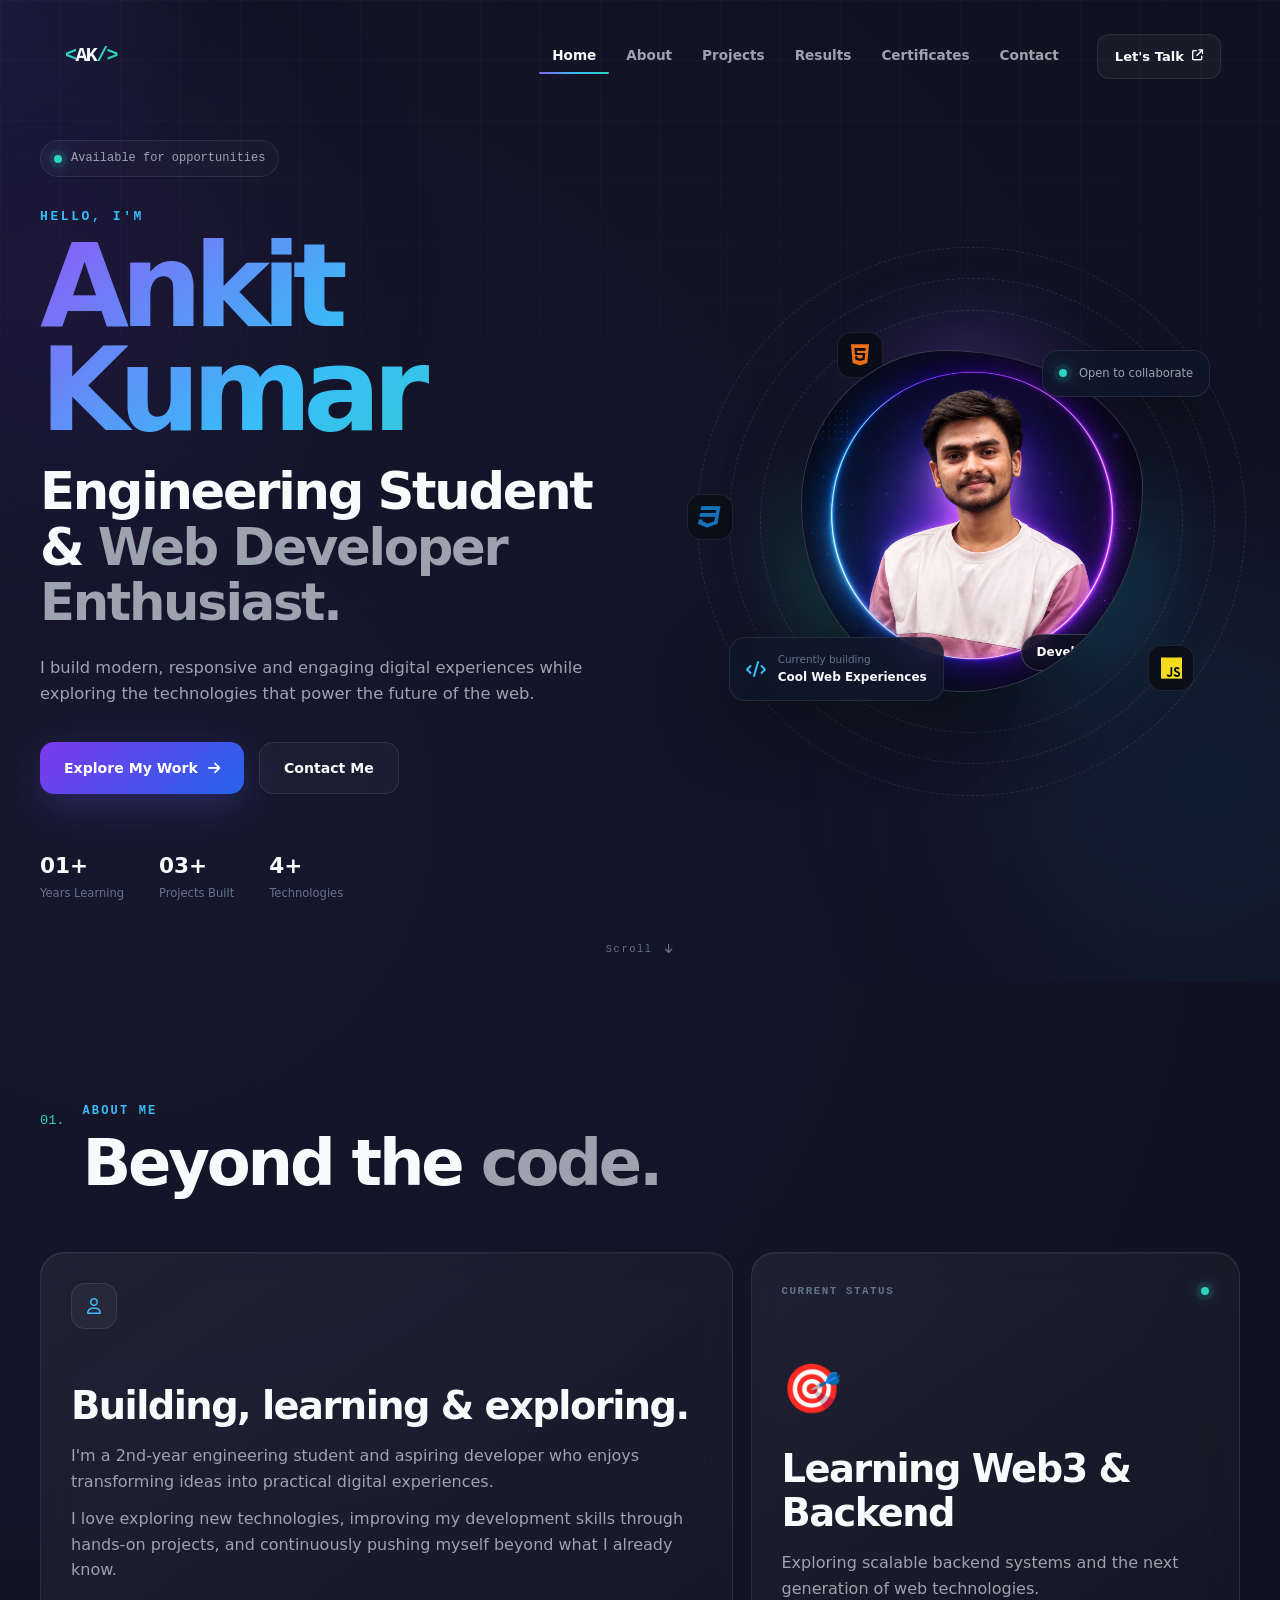
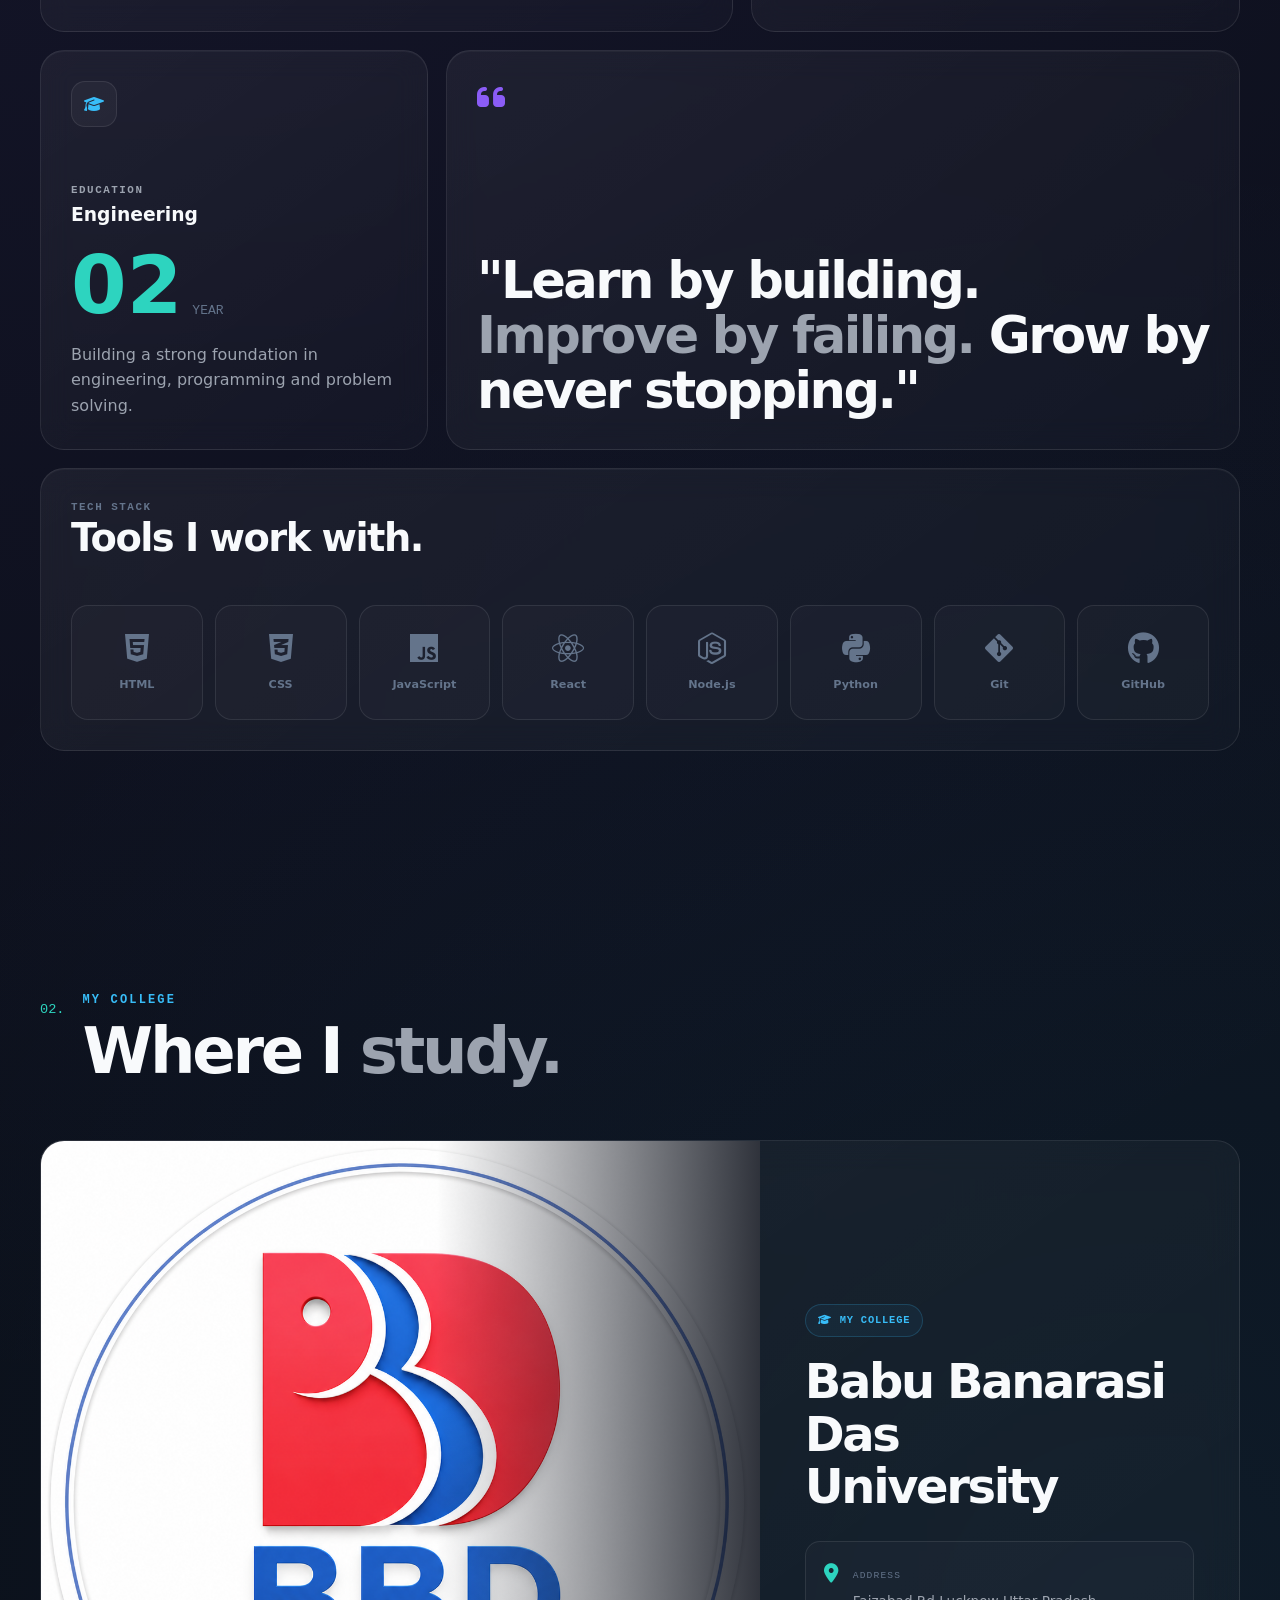
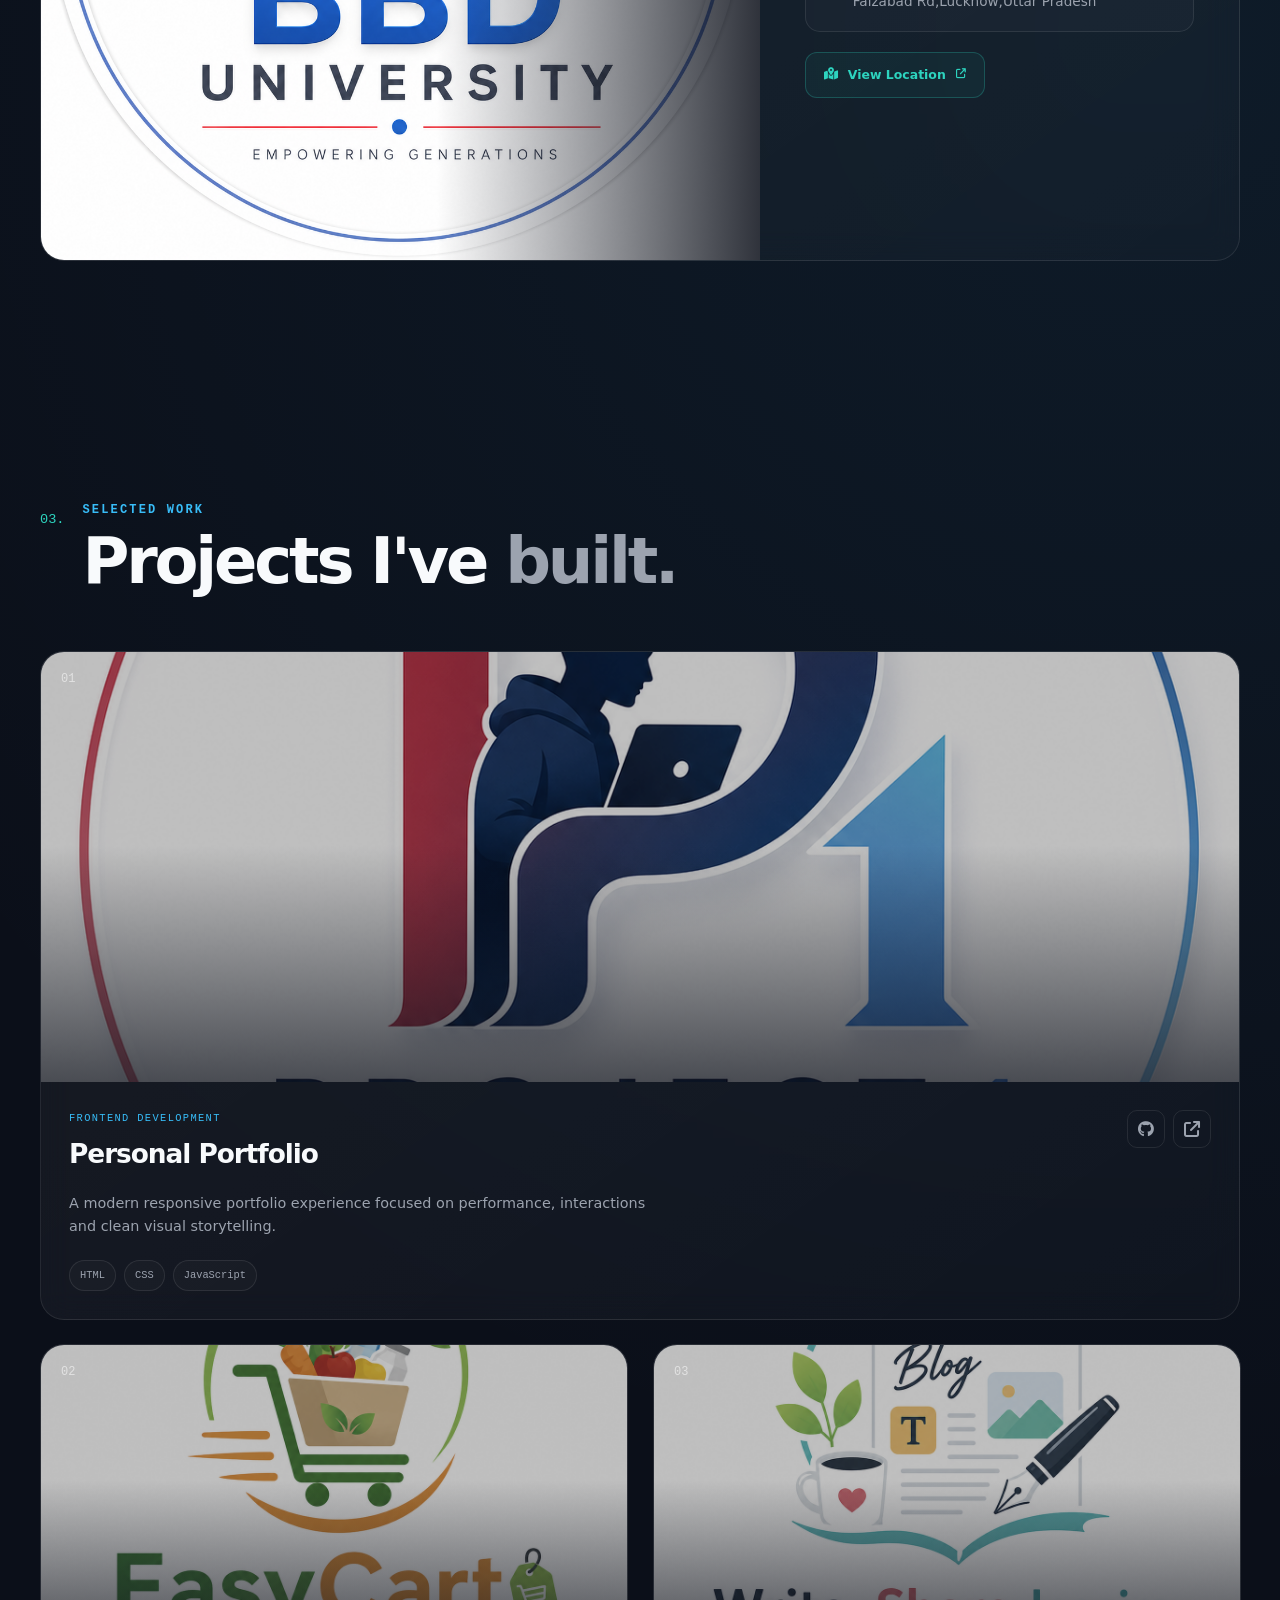
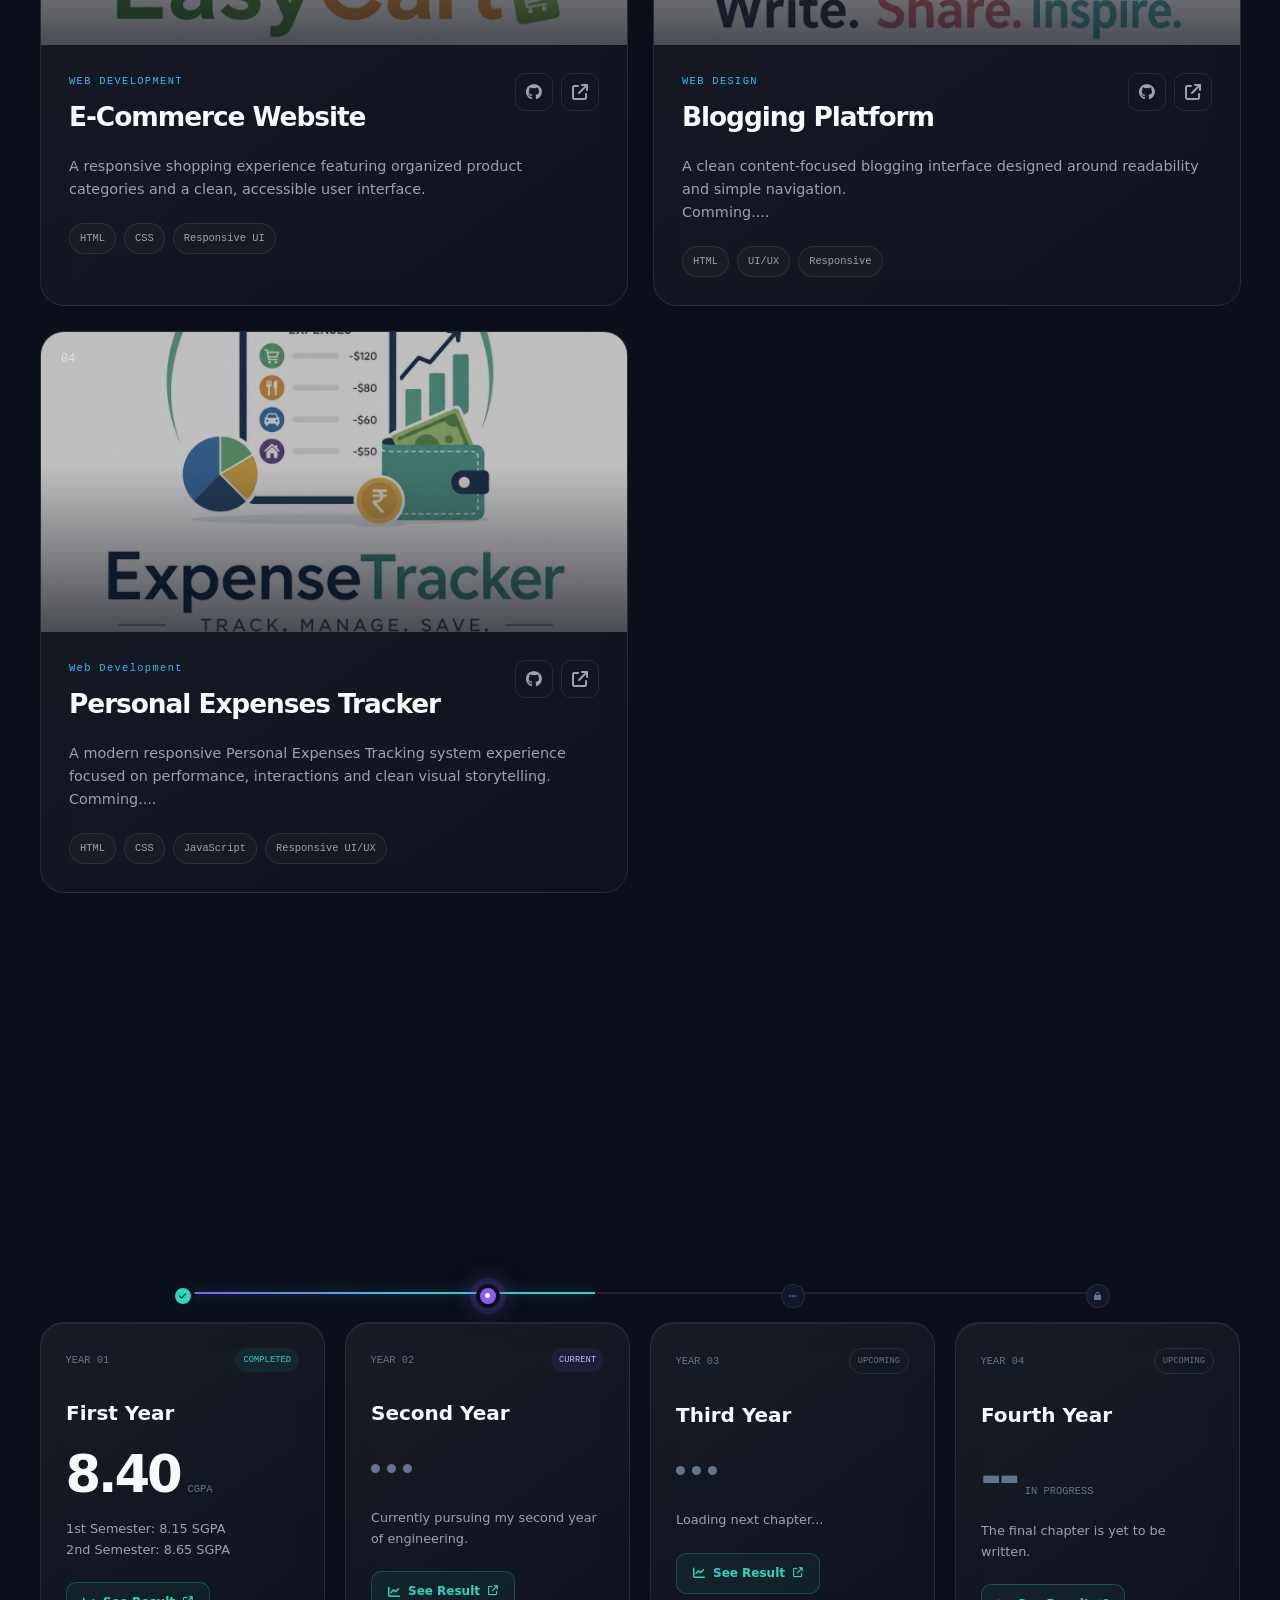
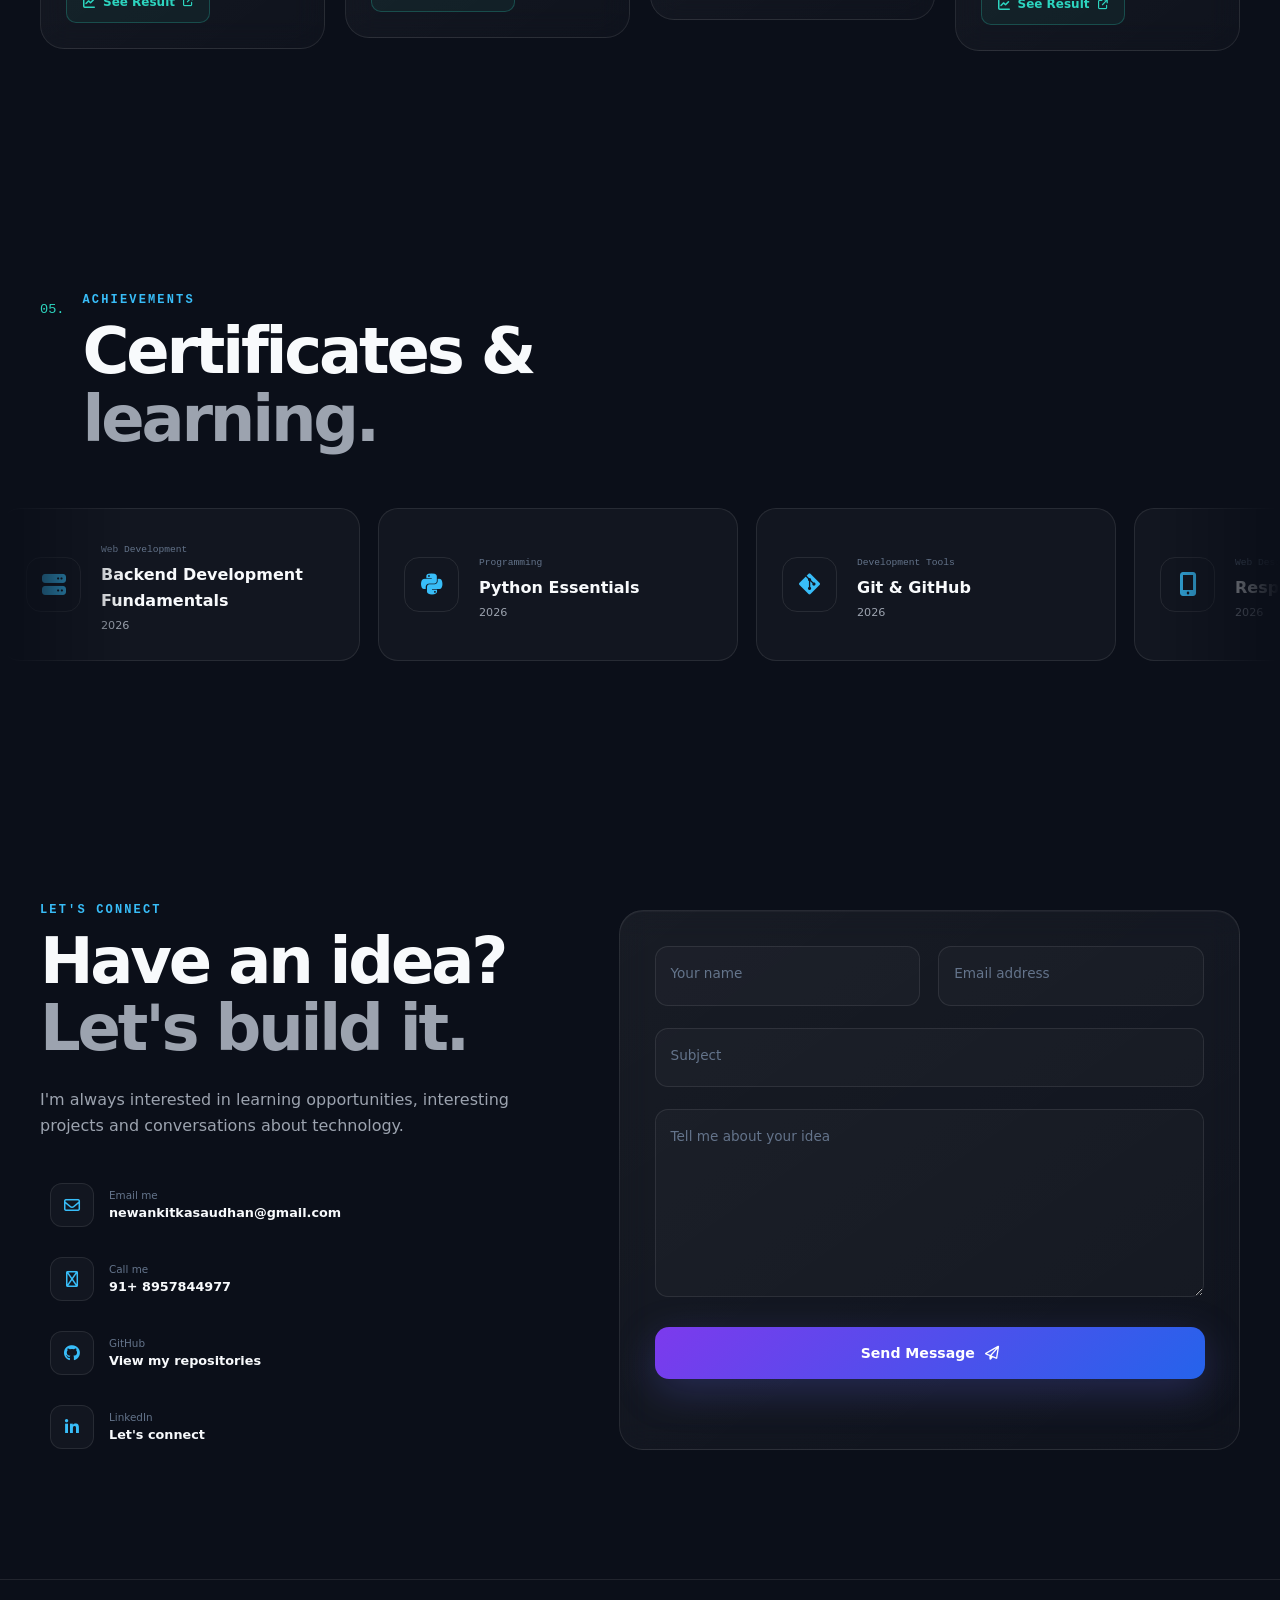
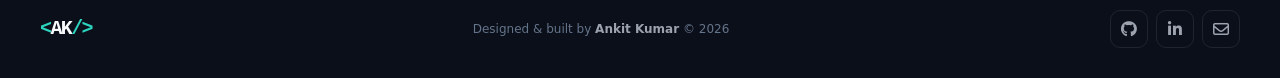
<file: index.html>
<!DOCTYPE html>
<html lang="en">
<head>
    <meta charset="UTF-8">

    <meta
        name="viewport"
        content="width=device-width, initial-scale=1.0"
    >

    <meta
        name="description"
        content="Ankit Kumar - Engineering student and aspiring full-stack developer portfolio."
    >

    <title>Ankit Kumar</title>

    <link rel="stylesheet" href="style.css">

    <!-- Font Awesome icons -->
    <link
        rel="stylesheet"
        href="https://cdnjs.cloudflare.com/ajax/libs/font-awesome/6.7.2/css/all.min.css"
    >
</head>

<body>

    <!-- =========================
         BACKGROUND EFFECTS
    ========================== -->
    <div class="background-grid" aria-hidden="true"></div>
    <div class="cursor-glow" aria-hidden="true"></div>

    <!-- =========================
         NAVIGATION
    ========================== -->
    <header class="site-header" id="site-header">
        <nav class="navbar container" aria-label="Main navigation">

            <a href="#home" class="logo magnetic" aria-label="Go to home">
                <span>&lt;</span>AK<span>/&gt;</span>
            </a>

            <button
                class="menu-toggle"
                id="menu-toggle"
                type="button"
                aria-label="Open navigation menu"
                aria-expanded="false"
            >
                <span></span>
                <span></span>
                <span></span>
            </button>

            <div class="nav-menu" id="nav-menu">

                <div class="nav-links">
                    <a href="#home" class="nav-link magnetic active">Home</a>
                    <a href="#about" class="nav-link magnetic">About</a>
                    <a href="#projects" class="nav-link magnetic">Projects</a>
                    <a href="#results" class="nav-link magnetic">Results</a>
                    <a href="#certificates" class="nav-link magnetic">Certificates</a>
                    <a href="#contact" class="nav-link magnetic">Contact</a>

                    <span class="nav-indicator"></span>
                </div>

                <a href="#contact" class="nav-cta magnetic">
                    Let's Talk
                    <i class="fa-solid fa-arrow-up-right-from-square"></i>
                </a>

            </div>

        </nav>
    </header>

    <main>

        <!-- =========================
             HERO
        ========================== -->
        <section class="hero section" id="home">

            <div class="hero-orb orb-one" aria-hidden="true"></div>
            <div class="hero-orb orb-two" aria-hidden="true"></div>

            <div class="container hero-container">

                <div class="hero-content reveal">

                    <div class="availability">
                        <span class="status-dot"></span>
                        Available for opportunities
                    </div>

                    <p class="hero-eyebrow">
                        HELLO, I'M
                    </p>

                    <h1 class="hero-title scramble">
                        Ankit Kumar
                    </h1>

                    <h2 class="hero-role">
                        Engineering Student &
                        <span>Web Developer Enthusiast.</span>
                    </h2>

                    <p class="hero-description">
                        I build modern, responsive and engaging digital
                        experiences while exploring the technologies that
                        power the future of the web.
                    </p>

                    <div class="hero-actions">

                        <a href="#projects" class="btn btn-primary magnetic">
                            Explore My Work
                            <i class="fa-solid fa-arrow-right"></i>
                        </a>

                        <a href="#contact" class="btn btn-secondary magnetic">
                            Contact Me
                        </a>

                    </div>

                    <div class="hero-stats">

                        <div>
                            <strong>01+</strong>
                            <span>Years Learning</span>
                        </div>

                        <div>
                            <strong>03+</strong>
                            <span>Projects Built</span>
                        </div>

                        <div>
                            <strong>4+</strong>
                            <span>Technologies</span>
                        </div>

                    </div>

                </div>

                <!-- Profile Visual -->
                <div class="hero-visual reveal">

                    <div class="profile-scene">

                        <div class="profile-aura"></div>

                        <div class="orbit orbit-one">
                            <span>
                                <i class="fa-brands fa-html5"></i>
                            </span>
                        </div>

                        <div class="orbit orbit-two">
                            <span>
                                <i class="fa-brands fa-js"></i>
                            </span>
                        </div>

                        <div class="orbit orbit-three">
                            <span>
                                <i class="fa-brands fa-css3"></i>
                            </span>
                        </div>

                        <div class="profile-frame">

                            <img
                                src="profile.jpeg"
                                alt="Ankit Kumar"
                            >

                            <div class="profile-overlay">
                                <span>Developer</span>
                            </div>

                        </div>

                        <div class="floating-card code-card">
                            <i class="fa-solid fa-code"></i>

                            <div>
                                <span>Currently building</span>
                                <strong>Cool Web Experiences</strong>
                            </div>
                        </div>

                        <div class="floating-card location-card">
                            <span class="status-dot"></span>
                            Open to collaborate
                        </div>

                    </div>

                </div>

            </div>

            <a href="#about" class="scroll-down" aria-label="Scroll to about">
                <span>Scroll</span>
                <i class="fa-solid fa-arrow-down"></i>
            </a>

        </section>


        <!-- =========================
             ABOUT + BENTO GRID
        ========================== -->
        <section class="section" id="about">

            <div class="container">

                <div class="section-heading reveal">
                    <span class="section-number">01.</span>

                    <div>
                        <p class="section-label">ABOUT ME</p>
                        <h2 class="scramble">
                            Beyond the <span>code.</span>
                        </h2>
                    </div>
                </div>

                <div class="bento-grid">

                    <!-- Main About Card -->
                    <article class="bento-card about-main spotlight reveal">

                        <div class="card-content">

                            <span class="card-icon">
                                <i class="fa-regular fa-user"></i>
                            </span>

                            <h3 class="scramble">
                                Building, learning & exploring.
                            </h3>

                            <p>
                                I'm a 2nd-year engineering student and aspiring
                                developer who enjoys transforming ideas into
                                practical digital experiences.
                            </p>

                            <p>
                                I love exploring new technologies, improving my
                                development skills through hands-on projects,
                                and continuously pushing myself beyond what I
                                already know.
                            </p>

                        </div>

                    </article>


                    <!-- Current Status -->
                    <article class="bento-card status-card spotlight reveal">

                        <div class="card-content">

                            <div class="card-top">
                                <span class="card-label">CURRENT STATUS</span>
                                <span class="live-dot"></span>
                            </div>

                            <div class="status-emoji">🎯</div>

                            <h3>Learning Web3 & Backend</h3>

                            <p>
                                Exploring scalable backend systems and the
                                next generation of web technologies.
                            </p>

                        </div>
                    </article>    
                            <!-- Education -->
                            <article class="bento-card education-card spotlight reveal">

                                <div class="card-content">

                                    <span class="card-icon">
                                    <i class="fa-solid fa-graduation-cap"></i>
                                    </span>

                                    <p class="card-label">EDUCATION</p>
                                    <h3>Engineering</h3>

                                    <div class="education-year">
                                        <strong>02</strong>
                                        <span>YEAR</span>
                                    </div>

                                    <p>
                                            Building a strong foundation in engineering,
                                        programming and problem solving.
                                    </p>

                                </div>

                            </article>


                            <!-- Philosophy -->
                            <article class="bento-card quote-card spotlight reveal">

                                <div class="card-content">

                                    <i class="fa-solid fa-quote-left quote-icon"></i>

                                    <blockquote>
                                        "Learn by building.
                                        <span>Improve by failing.</span>
                                        Grow by never stopping."
                                    </blockquote>

                                </div>

                            </article>


                            <!-- Skills -->
                            <article class="bento-card skills-card spotlight reveal">

                                <div class="card-content">

                                    <div class="card-top">
                                        <div>
                                                <p class="card-label">TECH STACK</p>
                                                <h3 class="scramble">Tools I work with.</h3>
                                        </div>
                                    </div>

                                            <div class="skills-grid">

                                                <div class="skill-item" data-skill="HTML">
                                                    <i class="fa-brands fa-html5"></i>
                                                    <span>HTML</span>
                                                </div>

                                                <div class="skill-item" data-skill="CSS">
                                                    <i class="fa-brands fa-css3-alt"></i>
                                                    <span>CSS</span>
                                                </div>

                                                <div class="skill-item" data-skill="JavaScript">
                                                    <i class="fa-brands fa-js"></i>
                                                    <span>JavaScript</span>
                                                </div>

                                                <div class="skill-item" data-skill="React">
                                                    <i class="fa-brands fa-react"></i>
                                                    <span>React</span>
                                                </div>

                                                <div class="skill-item" data-skill="Node.js">
                                                    <i class="fa-brands fa-node-js"></i>
                                                    <span>Node.js</span>
                                                </div>

                                                <div class="skill-item" data-skill="Python">
                                                    <i class="fa-brands fa-python"></i>
                                                    <span>Python</span>
                                                </div>

                                                <div class="skill-item" data-skill="Git">
                                                    <i class="fa-brands fa-git-alt"></i>
                                                    <span>Git</span>
                                                </div>

                                                <div class="skill-item" data-skill="GitHub">
                                                    <i class="fa-brands fa-github"></i>
                                                    <span>GitHub</span>
                                                </div>

                                            </div>

                                </div>

                            </article>

                        </div>
                    </section>    
                </div>
            </div>
        </section>
        <!-- =========================
            COLLEGE
        ========================== -->
        <section class="section college-section" id="college">

            <div class="container">

                <div class="section-heading reveal">
                    <span class="section-number">02.</span>

                    <div>
                        <p class="section-label">MY COLLEGE</p>
                        <h2 class="scramble">
                            Where I <span>study.</span>
                        </h2>
                    </div>
                </div>

                <article class="college-profile-card spotlight reveal">

                    <!-- College Photo -->
                    <div class="college-photo">

                        <img
                            src="collage.png"
                            alt="My College Campus"
                        >

                        <div class="college-photo-overlay"></div>

                    </div>

                    <!-- College Details -->
                    <div class="college-content">

                        <span class="college-tag">
                            <i class="fa-solid fa-graduation-cap"></i>
                            MY COLLEGE
                        </span>

                        <h3 class="scramble">Babu Banarasi Das<br> 
                            University</h3>

                        <!-- Address -->
                        <div class="college-address">

                            <i class="fa-solid fa-location-dot"></i>

                            <div>
                                <span>ADDRESS</span>

                                <p>
                                    Faizabad Rd,Lucknow,Uttar Pradesh
                                </p>
                            </div>

                        </div>

                        <!-- Google Maps Location -->
                        <a
                            href="https://www.google.com/maps/dir//Babu+Banarasi+Das+University,+111,+Faizabad+Rd,+Atif+Vihar,+Lucknow,+Uattardhona,+Uttar+Pradesh+226028/@26.8828553,81.0468009,14z/data=!4m8!4m7!1m0!1m5!1m1!1s0x399be209f58895a1:0x8328acaa3eddd4f!2m2!1d81.0590004!2d26.8887269?entry=ttu&g_ep=EgoyMDI2MDcxNS4wIKXMDSoASAFQAw%3D%3D"
                            target="_blank"
                            rel="noopener noreferrer"
                            class="college-location-btn magnetic"
                        >
                            <i class="fa-solid fa-map-location-dot"></i>

                            View Location

                            <i class="fa-solid fa-arrow-up-right-from-square"></i>
                        </a>

                    </div>

                </article>

            </div>

        </section>            


        <!-- =========================
             PROJECTS
        ========================== -->
        <section class="section projects-section" id="projects">

            <div class="container">

                <div class="section-heading reveal">
                    <span class="section-number">03.</span>

                    <div>
                        <p class="section-label">SELECTED WORK</p>

                        <h2 class="scramble">
                            Projects I've <span>built.</span>
                        </h2>
                    </div>
                </div>


                <div class="projects-grid">

                    <!-- Project 01 -->
                    <article class="project-card spotlight tilt-card reveal">

                        <div class="project-image">

                            <img
                                src="project1.png"
                                alt="Portfolio website project"
                            >

                            <div class="project-overlay">

                                <a
                                    href="#"
                                    class="project-action magnetic"
                                    aria-label="View live project"
                                >
                                    <i class="fa-solid fa-arrow-up-right-from-square"></i>
                                </a>

                            </div>

                            <span class="project-number">01</span>

                        </div>

                        <div class="project-content">

                            <div class="project-heading">

                                <div>
                                    <p class="project-type">
                                        FRONTEND DEVELOPMENT
                                    </p>

                                    <h3 class="scramble">
                                        Personal Portfolio
                                    </h3>
                                </div>

                                <div class="project-links">

                                    <a href="https://github.com/Ankit-codes47/Ankit-Kumar" aria-label="GitHub repository">
                                        <i class="fa-brands fa-github"></i>
                                    </a>

                                    <a href="#" aria-label="Live website">
                                        <i class="fa-solid fa-arrow-up-right-from-square"></i>
                                    </a>

                                </div>

                            </div>

                            <p>
                                A modern responsive portfolio experience
                                focused on performance, interactions and
                                clean visual storytelling.
                            </p>

                            <div class="project-tags">
                                <span>HTML</span>
                                <span>CSS</span>
                                <span>JavaScript</span>
                            </div>

                        </div>

                    </article>


                    <!-- Project 02 -->
                    <article class="project-card spotlight tilt-card reveal">

                        <div class="project-image">

                            <img
                                src="project2.png"
                                alt="E-commerce website project"
                            >

                            <div class="project-overlay">

                                <a
                                    href="https://ankit-codes47.github.io/EasyCart/"
                                    class="project-action magnetic"
                                    aria-label="View e-commerce website"
                                >
                                    <i class="fa-solid fa-arrow-up-right-from-square"></i>
                                </a>

                            </div>

                            <span class="project-number">02</span>

                        </div>

                        <div class="project-content">

                            <div class="project-heading">

                                <div>
                                    <p class="project-type">WEB DEVELOPMENT</p>

                                    <h3 class="scramble">
                                        E-Commerce Website
                                    </h3>
                                </div>

                                <div class="project-links">

                                    <a href="https://github.com/Ankit-codes47/EasyCart" aria-label="GitHub repository">
                                        <i class="fa-brands fa-github"></i>
                                    </a>

                                    <a
                                        href="https://ankit-codes47.github.io/EasyCart/"
                                        aria-label="Live website"
                                    >
                                        <i class="fa-solid fa-arrow-up-right-from-square"></i>
                                    </a>

                                </div>

                            </div>

                            <p>
                                A responsive shopping experience featuring
                                organized product categories and a clean,
                                accessible user interface.
                            </p>

                            <div class="project-tags">
                                <span>HTML</span>
                                <span>CSS</span>
                                <span>Responsive UI</span>
                            </div>

                        </div>

                    </article>


                    <!-- Project 03 -->
                    <article class="project-card spotlight tilt-card reveal">

                        <div class="project-image">

                            <img
                                src="project3.png"
                                alt="Blogging platform project"
                            >

                            <div class="project-overlay">

                                <a
                                    href="https://ankit-codes47.github.io/Blogging/"
                                    class="project-action magnetic"
                                    aria-label="View project"
                                >
                                    <i class="fa-solid fa-arrow-up-right-from-square"></i>
                                </a>

                            </div>

                            <span class="project-number">03</span>

                        </div>

                        <div class="project-content">

                            <div class="project-heading">

                                <div>
                                    <p class="project-type">WEB DESIGN</p>

                                    <h3 class="scramble">
                                        Blogging Platform
                                    </h3>
                                </div>

                                <div class="project-links">

                                    <a href="https://github.com/Ankit-codes47/Blogging" aria-label="GitHub repository">
                                        <i class="fa-brands fa-github"></i>
                                    </a>

                                    <a href="https://ankit-codes47.github.io/Blogging/" aria-label="Live website">
                                        <i class="fa-solid fa-arrow-up-right-from-square"></i>
                                    </a>

                                </div>

                            </div>

                            <p>
                                A clean content-focused blogging interface
                                designed around readability and simple
                                navigation.<br>
                                Comming....
                            </p>

                            <div class="project-tags">
                                <span>HTML</span>
                                <span>UI/UX</span>
                                <span>Responsive</span>
                            </div>

                        </div>

                    </article>
                    <!-- Project 04 -->
                    <article class="project-card spotlight tilt-card reveal">

                        <div class="project-image">

                            <img
                                src="project4.png"
                                alt="Portfolio website project"
                            >

                            <div class="project-overlay">

                                <a
                                    href="https://ankit-codes47.github.io/Personal-Expenses-Tracker/"
                                    class="project-action magnetic"
                                    aria-label="View live project"
                                >
                                    <i class="fa-solid fa-arrow-up-right-from-square"></i>
                                </a>

                            </div>

                            <span class="project-number">04</span>

                        </div>

                        <div class="project-content">

                            <div class="project-heading">

                                <div>
                                    <p class="project-type">
                                        Web Development
                                    </p>

                                    <h3 class="scramble">
                                        Personal Expenses Tracker
                                    </h3>
                                </div>

                                <div class="project-links">

                                    <a href="https://github.com/Ankit-codes47/Personal-Expenses-Tracker" aria-label="GitHub repository">
                                        <i class="fa-brands fa-github"></i>
                                    </a>

                                    <a href="https://ankit-codes47.github.io/Personal-Expenses-Tracker/" aria-label="Live website">
                                        <i class="fa-solid fa-arrow-up-right-from-square"></i>
                                    </a>

                                </div>

                            </div>

                            <p>
                                A modern responsive Personal Expenses Tracking system experience
                                focused on performance, interactions and
                                clean visual storytelling.<br>
                                Comming....
                            </p>

                            <div class="project-tags">
                                <span>HTML</span>
                                <span>CSS</span>
                                <span>JavaScript</span>
                                <span>Responsive UI/UX</span>
                            </div>

                        </div>

                    </article>

                </div>

            </div>

        </section>


        <!-- =========================
             RESULTS ROADMAP
        ========================== -->
        <section class="section" id="results">

            <div class="container">

                <div class="section-heading reveal">
                    <span class="section-number">04.</span>

                    <div>
                        <p class="section-label">ACADEMIC JOURNEY</p>

                        <h2 class="scramble">
                            Results <span>track.</span>
                        </h2>
                    </div>
                </div>


                <div class="timeline">

                    <div class="timeline-line">
                        <div class="timeline-progress"></div>
                    </div>


                    <!-- 1st Year - Completed -->
                    <article class="timeline-item completed spotlight reveal">

                        <div class="timeline-marker">
                            <i class="fa-solid fa-check"></i>
                        </div>

                        <div class="timeline-card">

                            <div class="timeline-top">
                                <span>YEAR 01</span>
                                <span class="complete-badge">COMPLETED</span>
                            </div>

                            <h3>First Year</h3>

                            <div class="result-value">
                                <strong>8.40</strong>
                                <span>CGPA</span>
                            </div>

                            <p>
                                1st Semester: 8.15 SGPA<br>
                                2nd Semester: 8.65 SGPA
                            </p>
                            <a href="result1.png" class="result-btn" target="_blank" rel="noopener noreferrer">
                                <i class="fa-solid fa-chart-line"></i>
                                    See Result
                                <i class="fa-solid fa-arrow-up-right-from-square"></i>
                            </a>

                        </div>

                    </article>


                    <!-- 2nd Year - Current -->
                    <article class="timeline-item current spotlight reveal">

                        <div class="timeline-marker">
                            <span></span>
                        </div>

                        <div class="timeline-card">

                            <div class="timeline-top">
                                <span>YEAR 02</span>
                                <span class="current-badge">CURRENT</span>
                            </div>

                            <h3>Second Year</h3>

                            <div class="loading-result">
                                <span></span>
                                <span></span>
                                <span></span>
                            </div>

                            <p>
                                Currently pursuing my second year of engineering.
                            </p>
                            <!--future work
                            <div class="result-value">
                                <strong>8.40</strong>
                                <span>CGPA</span>
                            </div>

                            <p>
                                1st Semester: 8.15 SGPA<br>
                                2nd Semester: 8.65 SGPA
                            </p>
                            -->
                            <a href="result.html" class="result-btn" target="_blank" rel="noopener noreferrer">
                                <i class="fa-solid fa-chart-line"></i>
                                    See Result
                                <i class="fa-solid fa-arrow-up-right-from-square"></i>
                            </a>
                        </div>

                    </article>


                    <!-- 3rd Year - Upcoming -->
                    <article class="timeline-item pending spotlight reveal">

                        <div class="timeline-marker">
                            <i class="fa-solid fa-ellipsis"></i>
                        </div>

                        <div class="timeline-card">

                            <div class="timeline-top">
                                <span>YEAR 03</span>
                                <span class="pending-badge">UPCOMING</span>
                            </div>

                            <h3>Third Year</h3>

                            <div class="loading-result">
                                <span></span>
                                <span></span>
                                <span></span>
                            </div>

                            <p>Loading next chapter...</p>
                            <!--future work
                            <div class="result-value">
                                <strong>8.40</strong>
                                <span>CGPA</span>
                            </div>

                            <p>
                                1st Semester: 8.15 SGPA<br>
                                2nd Semester: 8.65 SGPA
                            </p>
                            -->
                            <a href="result.html" class="result-btn" target="_blank" rel="noopener noreferrer">
                                <i class="fa-solid fa-chart-line"></i>
                                    See Result
                                <i class="fa-solid fa-arrow-up-right-from-square"></i>
                            </a>

                        </div>

                    </article>


                    <!-- 4th Year - Upcoming -->
                    <article class="timeline-item pending spotlight reveal">

                        <div class="timeline-marker">
                            <i class="fa-solid fa-lock"></i>
                        </div>

                        <div class="timeline-card">

                            <div class="timeline-top">
                                <span>YEAR 04</span>
                                <span class="pending-badge">UPCOMING</span>
                            </div>

                            <h3>Fourth Year</h3>

                            <div class="result-value locked">
                                <strong>--</strong>
                                <span>IN PROGRESS</span>
                            </div>

                            <p>
                                The final chapter is yet to be written.
                            </p>
                            <a href="result.html" class="result-btn" target="_blank" rel="noopener noreferrer">
                                <i class="fa-solid fa-chart-line"></i>
                                    See Result
                                <i class="fa-solid fa-arrow-up-right-from-square"></i>
                            </a>
                        </div>

                    </article>
                </div>
            </div>

        </section>


        <!-- =========================
             CERTIFICATES
        ========================== -->
        <section class="section certificates-section" id="certificates">

            <div class="container">

                <div class="section-heading reveal">
                    <span class="section-number">05.</span>

                    <div>
                        <p class="section-label">ACHIEVEMENTS</p>

                        <h2 class="scramble">
                            Certificates & <br>
                            <span>learning.</span>
                        </h2>
                    </div>
                </div>

            </div>


            <div class="certificate-marquee">

                <div class="certificate-track">

                    <!-- First set -->
                    <article class="certificate-card">
                        <i class="fa-solid fa-server"></i>

                        <div>
                            <span>Web Development</span>
                            <h3>Backend Development Fundamentals</h3>
                            <p>2026</p>
                        </div>
                    </article>

                    <article class="certificate-card">
                        <i class="fa-brands fa-python"></i>

                        <div>
                            <span>Programming</span>
                            <h3>Python Essentials</h3>
                            <p>2026</p>
                        </div>
                    </article>

                    <article class="certificate-card">
                        <i class="fa-brands fa-git-alt"></i>

                        <div>
                            <span>Development Tools</span>
                            <h3>Git & GitHub</h3>
                            <p>2026</p>
                        </div>
                    </article>

                    <article class="certificate-card">
                        <i class="fa-solid fa-mobile-screen-button"></i>

                        <div>
                            <span>Web Design</span>
                            <h3>Responsive Web Design</h3>
                            <p>2026</p>
                        </div>
                    </article>

                    <article class="certificate-card">
                        <i class="fa-solid fa-code"></i>

                        <div>
                            <span>Web Development</span>
                            <h3>Frontend Development</h3>
                            <p>2026</p>
                        </div>
                    </article>

                    <article class="certificate-card">
                        <i class="fa-solid fa-c"></i>

                        <div>
                            <span>Programming</span>
                            <h3>C Programming Essentials</h3>
                            <p>2026</p>
                        </div>
                    </article>


                    <!-- Duplicate set for infinite animation -->
                    <article class="certificate-card" aria-hidden="true">
                        <i class="fa-solid fa-server"></i>

                        <div>
                            <span>Web Development</span>
                            <h3>Backend Development</h3>
                            <p>2026</p>
                        </div>
                    </article>

                    <article class="certificate-card" aria-hidden="true">
                        <i class="fa-brands fa-python"></i>

                        <div>
                            <span>Programming</span>
                            <h3>Python Essentials</h3>
                            <p>2026</p>
                        </div>
                    </article>

                    <article class="certificate-card" aria-hidden="true">
                        <i class="fa-brands fa-git-alt"></i>

                        <div>
                            <span>Development Tools</span>
                            <h3>Git & GitHub</h3>
                            <p>2026</p>
                        </div>
                    </article>

                    <article class="certificate-card" aria-hidden="true">
                        <i class="fa-solid fa-mobile-screen-button"></i>

                        <div>
                            <span>Web Design</span>
                            <h3>Responsive Web Design</h3>
                            <p>2026</p>
                        </div>
                    </article>
                    <article class="certificate-card" aria-hidden="true">
                        <i class="fa-solid fa-laptop-code"></i>

                        <div>
                            <span>Web Design</span>
                            <h3>Frontend Development</h3>
                            <p>2026</p>
                        </div>
                    </article>
                    <article class="certificate-card" aria-hidden="true">
                        <i class="fa-solid fa-laptop-c"></i>

                        <div>
                            <span>Programming</span>
                            <h3>C Programming Essentials</h3>
                            <p>2026</p>
                        </div>
                    </article>

                </div>

            </div>

        </section>


        <!-- =========================
             CONTACT
        ========================== -->
        <section class="section contact-section" id="contact">

            <div class="container">

                <div class="contact-wrapper">

                    <div class="contact-info reveal">

                        <p class="section-label">LET'S CONNECT</p>

                        <h2 class="scramble">
                            Have an idea?
                            <span>Let's build it.</span>
                        </h2>

                        <p>
                            I'm always interested in learning opportunities,
                            interesting projects and conversations about
                            technology.
                        </p>


                        <div class="contact-links">

                            <a
                                href="mailto:newankitkasaudhan@gmail.com"
                                class="contact-link magnetic"
                            >
                                <span>
                                    <i class="fa-regular fa-envelope"></i>
                                </span>

                                <div>
                                    <small>Email me</small>
                                    <strong>newankitkasaudhan@gmail.com</strong>
                                </div>
                            </a>

                            <a
                                href="tel:91+ 8957844977"
                                class="contact-link magnetic"
                            >
                                <span>
                                    <i class="fa-regular fa-phone"></i>
                                </span>

                                <div>
                                    <small>Call me</small>
                                    <strong>91+ 8957844977</strong>
                                </div>
                            </a>


                            <a
                                href="https://github.com/"
                                class="contact-link magnetic"
                                target="_blank"
                                rel="noopener noreferrer"
                            >
                                <span>
                                    <i class="fa-brands fa-github"></i>
                                </span>

                                <div>
                                    <small>GitHub</small>
                                    <strong>View my repositories</strong>
                                </div>
                            </a>


                            <a
                                href="https://www.linkedin.com/"
                                class="contact-link magnetic"
                                target="_blank"
                                rel="noopener noreferrer"
                            >
                                <span>
                                    <i class="fa-brands fa-linkedin-in"></i>
                                </span>

                                <div>
                                    <small>LinkedIn</small>
                                    <strong>Let's connect</strong>
                                </div>
                            </a>

                        </div>

                    </div>


                    <form class="contact-form spotlight reveal" id="contact-form">

                        <div class="form-row">

                            <div class="form-group">

                                <input
                                    type="text"
                                    id="name"
                                    name="name"
                                    required
                                    placeholder=" "
                                >

                                <label for="name">Your name</label>

                            </div>


                            <div class="form-group">

                                <input
                                    type="email"
                                    id="email"
                                    name="email"
                                    required
                                    placeholder=" "
                                >

                                <label for="email">Email address</label>

                            </div>

                        </div>


                        <div class="form-group">

                            <input
                                type="text"
                                id="subject"
                                name="subject"
                                required
                                placeholder=" "
                            >

                            <label for="subject">Subject</label>

                        </div>


                        <div class="form-group">

                            <textarea
                                id="message"
                                name="message"
                                rows="6"
                                required
                                placeholder=" "
                            ></textarea>

                            <label for="message">Tell me about your idea</label>

                        </div>


                        <button
                            type="submit"
                            class="btn btn-primary submit-btn magnetic"
                        >
                            <span>Send Message</span>
                            <i class="fa-regular fa-paper-plane"></i>
                        </button>

                        <p class="form-message" id="form-message"></p>

                    </form>

                </div>

            </div>

        </section>

    </main>


    <!-- =========================
         FOOTER
    ========================== -->
    <footer class="footer">

        <div class="container footer-container">

            <a href="#home" class="footer-logo">
                <span>&lt;</span>AK<span>/&gt;</span>
            </a>

            <p>
                Designed & built by
                <strong>Ankit Kumar</strong>
                © <span id="current-year"></span>
            </p>

            <div class="footer-socials">

                <a
                    href="https://github.com/"
                    aria-label="GitHub"
                    target="_blank"
                    rel="noopener noreferrer"
                >
                    <i class="fa-brands fa-github"></i>
                </a>

                <a
                    href="https://www.linkedin.com/"
                    aria-label="LinkedIn"
                    target="_blank"
                    rel="noopener noreferrer"
                >
                    <i class="fa-brands fa-linkedin-in"></i>
                </a>

                <a href="mailto:newankitkasaudhan" aria-label="Email">
                    <i class="fa-regular fa-envelope"></i>
                </a>

            </div>

        </div>

    </footer>


    <script src="script.js"></script>

</body>
</html>
</file>
<file: style.css>
/* =====================================================
   ROOT VARIABLES
===================================================== */

:root {
    --bg: #0b0f19;
    --bg-secondary: #0d1117;

    --surface: rgba(18, 24, 38, 0.72);
    --surface-strong: #111827;

    --border: rgba(255, 255, 255, 0.09);
    --border-hover: rgba(129, 140, 248, 0.4);

    --text: #f8fafc;
    --text-secondary: #9ca3af;
    --text-muted: #64748b;

    --purple: #8b5cf6;
    --blue: #38bdf8;
    --mint: #2dd4bf;

    --accent-gradient:
        linear-gradient(
            135deg,
            var(--purple),
            var(--blue),
            var(--mint)
        );

    --shadow:
        0 25px 70px rgba(0, 0, 0, 0.35);

    --radius: 24px;
    --radius-small: 14px;

    --container: 1200px;

    --nav-height: 76px;
}


/* =====================================================
   RESET
===================================================== */

* {
    margin: 0;
    padding: 0;
    box-sizing: border-box;
}

html {
    scroll-behavior: smooth;
    scroll-padding-top: 100px;
}

body {
    min-height: 100vh;
    overflow-x: hidden;

    background:
        radial-gradient(
            circle at 10% 10%,
            rgba(139, 92, 246, 0.09),
            transparent 30%
        ),
        radial-gradient(
            circle at 90% 40%,
            rgba(56, 189, 248, 0.07),
            transparent 30%
        ),
        var(--bg);

    color: var(--text);

    font-family:
        Inter,
        system-ui,
        -apple-system,
        BlinkMacSystemFont,
        "Segoe UI",
        sans-serif;

    line-height: 1.6;
}

body.menu-open {
    overflow: hidden;
}

a {
    color: inherit;
    text-decoration: none;
}

button,
input,
textarea {
    font: inherit;
}

button {
    border: 0;
}

img {
    display: block;
    max-width: 100%;
}

ul {
    list-style: none;
}


/* =====================================================
   GLOBAL
===================================================== */

.container {
    width: min(calc(100% - 40px), var(--container));
    margin-inline: auto;
}

.section {
    position: relative;
    padding: 120px 0;
}

.section-heading {
    display: flex;
    align-items: flex-start;
    gap: 18px;

    margin-bottom: 55px;
}

.section-number {
    margin-top: 8px;

    color: var(--mint);
    font-family: monospace;
    font-size: 0.85rem;
}

.section-label {
    margin-bottom: 8px;

    color: var(--blue);

    font-family: monospace;
    font-size: 0.75rem;
    font-weight: 700;

    letter-spacing: 0.18em;
}

.section-heading h2,
.contact-info h2 {
    max-width: 700px;

    font-size: clamp(2.2rem, 5vw, 4.5rem);
    line-height: 1.05;

    letter-spacing: -0.05em;
}

.section-heading h2 span,
.contact-info h2 span {
    color: var(--text-secondary);
}

.background-grid {
    position: fixed;
    inset: 0;
    z-index: -3;

    pointer-events: none;

    background-image:
        linear-gradient(
            rgba(255, 255, 255, 0.025) 1px,
            transparent 1px
        ),
        linear-gradient(
            90deg,
            rgba(255, 255, 255, 0.025) 1px,
            transparent 1px
        );

    background-size: 60px 60px;

    mask-image:
        linear-gradient(
            to bottom,
            black,
            transparent 90%
        );
}

.cursor-glow {
    position: fixed;

    width: 450px;
    height: 450px;

    border-radius: 50%;

    pointer-events: none;
    z-index: -2;

    background:
        radial-gradient(
            circle,
            rgba(99, 102, 241, 0.09),
            transparent 68%
        );

    transform: translate(-50%, -50%);
}


/* =====================================================
   NAVBAR
===================================================== */

.site-header {
    position: fixed;

    top: 18px;
    left: 0;

    width: 100%;

    z-index: 1000;

    transition:
        top 0.35s ease,
        padding 0.35s ease;
}

.navbar {
    position: relative;

    display: flex;
    align-items: center;
    justify-content: space-between;

    min-height: var(--nav-height);

    padding: 0 18px 0 24px;

    border: 1px solid transparent;
    border-radius: 22px;

    transition:
        max-width 0.45s cubic-bezier(.2, .8, .2, 1),
        min-height 0.35s ease,
        background 0.35s ease,
        border 0.35s ease,
        box-shadow 0.35s ease;
}

.site-header.scrolled {
    top: 10px;
}

.site-header.scrolled .navbar {
    max-width: 930px;
    min-height: 62px;

    background: rgba(11, 15, 25, 0.78);

    border-color: var(--border);

    backdrop-filter: blur(22px);
    -webkit-backdrop-filter: blur(22px);

    box-shadow:
        0 18px 45px rgba(0, 0, 0, 0.28);
}

.logo,
.footer-logo {
    font-family: monospace;
    font-size: 1.25rem;
    font-weight: 900;

    letter-spacing: -0.08em;
}

.logo span,
.footer-logo span {
    color: var(--mint);
}

.nav-menu {
    display: flex;
    align-items: center;
    gap: 25px;
}

.nav-links {
    position: relative;

    display: flex;
    align-items: center;
    gap: 4px;
}

.nav-link {
    position: relative;

    padding: 10px 13px;

    color: var(--text-secondary);

    font-size: 0.85rem;
    font-weight: 600;

    transition: color 0.25s ease;
}

.nav-link:hover,
.nav-link.active {
    color: var(--text);
}

.nav-indicator {
    position: absolute;
    bottom: 3px;

    height: 2px;

    border-radius: 20px;

    background: var(--accent-gradient);

    transition:
        left 0.35s cubic-bezier(.2, .8, .2, 1),
        width 0.35s cubic-bezier(.2, .8, .2, 1);
}

.nav-cta {
    display: inline-flex;
    align-items: center;
    gap: 8px;

    padding: 11px 17px;

    border: 1px solid var(--border);
    border-radius: 12px;

    background: rgba(255, 255, 255, 0.04);

    font-size: 0.82rem;
    font-weight: 700;
}

.nav-cta i {
    font-size: 0.7rem;
}

.menu-toggle {
    display: none;

    width: 42px;
    height: 42px;

    background: transparent;

    cursor: pointer;
}

.menu-toggle span {
    display: block;

    width: 23px;
    height: 2px;

    margin: 5px auto;

    background: var(--text);

    border-radius: 10px;

    transition:
        transform 0.3s ease,
        opacity 0.3s ease;
}


/* =====================================================
   HERO
===================================================== */

.hero {
    display: flex;
    align-items: center;

    min-height: 100vh;

    padding-top: 140px;
    padding-bottom: 80px;

    overflow: hidden;
}

.hero-container {
    display: grid;
    grid-template-columns: 1.05fr 0.95fr;

    align-items: center;

    gap: 70px;
}

.hero-content {
    position: relative;
    z-index: 2;
}

.availability {
    display: inline-flex;
    align-items: center;
    gap: 9px;

    margin-bottom: 30px;

    padding: 8px 13px;

    border: 1px solid var(--border);
    border-radius: 100px;

    background: rgba(255, 255, 255, 0.025);

    color: var(--text-secondary);

    font-family: monospace;
    font-size: 0.75rem;
}

.status-dot,
.live-dot {
    width: 8px;
    height: 8px;

    border-radius: 50%;

    background: var(--mint);

    box-shadow:
        0 0 0 5px rgba(45, 212, 191, 0.08),
        0 0 15px rgba(45, 212, 191, 0.7);

    animation: pulse 2s infinite;
}

.hero-eyebrow {
    margin-bottom: 7px;

    color: var(--blue);

    font-family: monospace;
    font-weight: 700;

    letter-spacing: 0.2em;
}

.hero-title {
    font-size: clamp(4rem, 9vw, 7.5rem);
    line-height: 0.9;

    letter-spacing: -0.075em;

    background: var(--accent-gradient);
    background-clip: text;
    -webkit-background-clip: text;

    color: transparent;
}

.hero-role {
    max-width: 700px;

    margin-top: 22px;

    font-size: clamp(1.7rem, 4vw, 3.4rem);
    line-height: 1.08;

    letter-spacing: -0.045em;
}

.hero-role span {
    color: var(--text-secondary);
}

.hero-description {
    max-width: 620px;

    margin-top: 25px;

    color: var(--text-secondary);

    font-size: 1.02rem;
}

.hero-actions {
    display: flex;
    align-items: center;
    gap: 15px;

    margin-top: 35px;
}

.btn {
    display: inline-flex;
    align-items: center;
    justify-content: center;
    gap: 10px;

    min-height: 52px;

    padding: 0 24px;

    border-radius: 14px;

    font-size: 0.88rem;
    font-weight: 750;

    cursor: pointer;

    will-change: transform;
}

.btn-primary {
    position: relative;

    overflow: hidden;

    color: #ffffff;

    background:
        linear-gradient(
            135deg,
            #7c3aed,
            #2563eb
        );

    box-shadow:
        0 12px 40px rgba(99, 102, 241, 0.25);
}

.btn-primary::before {
    content: "";

    position: absolute;
    inset: 0;

    background:
        linear-gradient(
            120deg,
            transparent 20%,
            rgba(255, 255, 255, 0.25),
            transparent 80%
        );

    transform: translateX(-120%);

    transition: transform 0.65s ease;
}

.btn-primary:hover::before {
    transform: translateX(120%);
}

.btn-secondary {
    border: 1px solid var(--border);

    background: rgba(255, 255, 255, 0.035);

    color: var(--text);
}

.hero-stats {
    display: flex;
    gap: 35px;

    margin-top: 55px;
}

.hero-stats div {
    display: flex;
    flex-direction: column;
}

.hero-stats strong {
    font-size: 1.35rem;
}

.hero-stats span {
    color: var(--text-muted);
    font-size: 0.72rem;
}


/* Profile */

.hero-visual {
    display: flex;
    justify-content: center;
}

.profile-scene {
    position: relative;

    width: min(100%, 450px);
    aspect-ratio: 1;
}

.profile-aura {
    position: absolute;
    inset: 8%;

    border-radius: 50%;

    background:
        conic-gradient(
            from 0deg,
            var(--purple),
            transparent,
            var(--blue),
            transparent,
            var(--mint),
            transparent,
            var(--purple)
        );

    filter: blur(38px);

    opacity: 0.35;

    animation: rotate 12s linear infinite;
}

.profile-frame {
    position: absolute;

    inset: 12%;

    overflow: hidden;

    border: 1px solid rgba(255, 255, 255, 0.16);
    border-radius: 42% 58% 52% 48% / 45% 40% 60% 55%;

    background: var(--surface-strong);

    box-shadow:
        0 30px 80px rgba(0, 0, 0, 0.45),
        inset 0 0 40px rgba(255, 255, 255, 0.04);

    animation: morph 8s ease-in-out infinite;
}

.profile-frame img {
    position: relative;
    z-index: 1;

    width: 100%;
    height: 100%;

    object-fit: cover;
}

.profile-overlay {
    position: absolute;
    right: 20px;
    bottom: 20px;
    z-index: 10;

    display: flex;
    align-items: center;
    justify-content: center;

    padding: 8px 15px;

    border: 1px solid rgba(255, 255, 255, 0.2);
    border-radius: 100px;

    background: rgba(11, 15, 25, 0.8);

    color: #ffffff;

    backdrop-filter: blur(12px);
    -webkit-backdrop-filter: blur(12px);

    font-size: 0.75rem;
    font-weight: 700;

    box-shadow: 0 8px 25px rgba(0, 0, 0, 0.3);
}

.profile-overlay span {
    position: relative;
    z-index: 2;
}

.orbit {
    position: absolute;

    inset: 3%;

    border: 1px dashed rgba(255, 255, 255, 0.1);
    border-radius: 50%;

    animation: rotate 18s linear infinite;
}

.orbit-two {
    inset: -4%;

    animation-duration: 25s;
    animation-direction: reverse;
}

.orbit span {
    position: absolute;

    top: 5%;
    left: 18%;

    display: grid;
    place-items: center;

    width: 46px;
    height: 46px;

    border: 1px solid var(--border);
    border-radius: 14px;

    background: rgba(11, 15, 25, 0.9);

    color: #f97316;

    font-size: 1.5rem;
}

.orbit-two span {
    top: auto;
    right: 4%;
    bottom: 15%;
    left: auto;

    color: #f7df1e;
}

.orbit span i {
    animation: counter-rotate 18s linear infinite;
}

.orbit-two span i {
    animation-duration: 25s;
    animation-direction: reverse;
}
.orbit-three {
    inset: -11%;

    animation-duration: 32s;
}

.orbit-three span {
    top: 45%;
    left: -2%;

    color: #1572b6;
}

.orbit-three span i {
    animation: counter-rotate 32s linear infinite;
}

.floating-card {
    position: absolute;

    z-index: 5;

    display: flex;
    align-items: center;
    gap: 12px;

    padding: 13px 16px;

    border: 1px solid var(--border);
    border-radius: 16px;

    background: rgba(15, 23, 42, 0.8);

    backdrop-filter: blur(18px);

    box-shadow: var(--shadow);
}

.code-card {
    left: -4%;
    bottom: 10%;
}

.code-card i {
    color: var(--blue);
}

.code-card div {
    display: flex;
    flex-direction: column;
}

.code-card span {
    color: var(--text-muted);
    font-size: 0.65rem;
}

.code-card strong {
    font-size: 0.75rem;
}

.location-card {
    top: 12%;
    right: -3%;

    color: var(--text-secondary);

    font-size: 0.72rem;
}

.hero-orb {
    position: absolute;

    border-radius: 50%;

    filter: blur(120px);

    pointer-events: none;
}

.orb-one {
    top: 10%;
    left: -10%;

    width: 350px;
    height: 350px;

    background: rgba(124, 58, 237, 0.12);
}

.orb-two {
    right: -10%;
    bottom: 0;

    width: 400px;
    height: 400px;

    background: rgba(14, 165, 233, 0.09);
}

.scroll-down {
    position: absolute;

    bottom: 25px;
    left: 50%;

    display: flex;
    align-items: center;
    gap: 12px;

    transform: translateX(-50%);

    color: var(--text-muted);

    font-family: monospace;
    font-size: 0.65rem;

    letter-spacing: 0.15em;
}

.scroll-down i {
    animation: bounce 1.8s infinite;
}


/* =====================================================
   BENTO GRID
===================================================== */

.bento-grid {
    display: grid;

    grid-template-columns:
        repeat(12, minmax(0, 1fr));

    gap: 18px;
}

.bento-card,
.project-card,
.timeline-card,
.contact-form {
    position: relative;

    overflow: hidden;

    border: 1px solid var(--border);
    border-radius: var(--radius);

    background:
        linear-gradient(
            145deg,
            rgba(255, 255, 255, 0.055),
            rgba(255, 255, 255, 0.018)
        );

    backdrop-filter: blur(15px);

    box-shadow:
        inset 0 1px 0 rgba(255, 255, 255, 0.04);
}

.spotlight::before {
    content: "";

    position: absolute;
    inset: 0;

    pointer-events: none;

    background:
        radial-gradient(
            450px circle at
            var(--mouse-x, 50%)
            var(--mouse-y, 50%),
            rgba(99, 102, 241, 0.14),
            transparent 42%
        );

    opacity: 0;

    transition: opacity 0.35s ease;
}

.spotlight:hover::before {
    opacity: 1;
}

.spotlight::after {
    content: "";

    position: absolute;
    inset: 0;

    pointer-events: none;

    border-radius: inherit;

    padding: 1px;

    background:
        radial-gradient(
            300px circle at
            var(--mouse-x, 50%)
            var(--mouse-y, 50%),
            rgba(125, 211, 252, 0.6),
            transparent 45%
        );

    mask:
        linear-gradient(#fff 0 0) content-box,
        linear-gradient(#fff 0 0);

    mask-composite: exclude;

    opacity: 0;

    transition: opacity 0.35s ease;
}

.spotlight:hover::after {
    opacity: 1;
}

.card-content {
    position: relative;
    z-index: 2;

    height: 100%;

    padding: 30px;
}

.about-main {
    grid-column: span 7;
    min-height: 370px;
}

.status-card {
    grid-column: span 5;
}

.education-card {
    grid-column: span 4;
}

.quote-card {
    grid-column: span 8;
}

.skills-card {
    grid-column: span 12;
}

.card-icon {
    display: grid;
    place-items: center;

    width: 46px;
    height: 46px;

    margin-bottom: 55px;

    border: 1px solid var(--border);
    border-radius: 14px;

    background: rgba(255, 255, 255, 0.04);

    color: var(--blue);
}

.about-main h3,
.status-card h3,
.skills-card h3 {
    margin-bottom: 15px;

    font-size: clamp(1.5rem, 3vw, 2.5rem);
    line-height: 1.15;

    letter-spacing: -0.04em;
}

.about-main p {
    max-width: 700px;

    margin-top: 12px;

    color: var(--text-secondary);
}

.card-top {
    display: flex;
    align-items: center;
    justify-content: space-between;
}

.card-label {
    color: var(--text-muted);

    font-family: monospace;
    font-size: 0.68rem;
    font-weight: 700;

    letter-spacing: 0.14em;
}

.status-emoji {
    margin: 50px 0 20px;

    font-size: 3rem;
}

.status-card p,
.education-card p {
    color: var(--text-secondary);
}

.education-year {
    display: flex;
    align-items: flex-end;
    gap: 10px;

    margin: 20px 0;
}

.education-year strong {
    font-size: 5rem;
    line-height: 0.9;

    color: var(--mint);
}

.education-year span {
    color: var(--text-muted);

    font-family: monospace;
}

.quote-card .card-content {
    display: flex;
    flex-direction: column;
    justify-content: space-between;
}

.quote-icon {
    color: var(--purple);
    font-size: 2rem;
}

.quote-card blockquote {
    max-width: 800px;

    margin-top: 45px;

    font-size: clamp(1.8rem, 4vw, 3.5rem);
    font-weight: 700;
    line-height: 1.08;

    letter-spacing: -0.05em;
}

.quote-card blockquote span {
    color: var(--text-secondary);
}

.skills-grid {
    display: grid;
    grid-template-columns: repeat(8, 1fr);

    gap: 12px;

    margin-top: 30px;
}

.skill-item {
    display: flex;
    flex-direction: column;
    align-items: center;
    justify-content: center;

    min-height: 115px;

    border: 1px solid var(--border);
    border-radius: 17px;

    background: rgba(255, 255, 255, 0.025);

    color: var(--text-muted);

    transition:
        transform 0.3s cubic-bezier(.2, .8, .2, 1),
        border 0.3s ease,
        color 0.3s ease,
        box-shadow 0.3s ease;
}

.skill-item i {
    margin-bottom: 12px;

    font-size: 2rem;

    transition:
        transform 0.3s ease,
        filter 0.3s ease;
}

.skill-item span {
    font-size: 0.7rem;
    font-weight: 700;
}

.skill-item:hover {
    transform: translateY(-8px);

    color: var(--text);

    border-color: rgba(255, 255, 255, 0.2);

    box-shadow:
        0 20px 40px rgba(0, 0, 0, 0.25);
}

.skill-item:hover i {
    transform: scale(1.15);

    filter: drop-shadow(0 0 12px currentColor);
}

.skill-item:nth-child(1):hover i {
    color: #e34f26;
}

.skill-item:nth-child(2):hover i {
    color: #1572b6;
}

.skill-item:nth-child(3):hover i {
    color: #f7df1e;
}

.skill-item:nth-child(4):hover i {
    color: #61dafb;
}

.skill-item:nth-child(5):hover i {
    color: #68a063;
}

.skill-item:nth-child(6):hover i {
    color: #3776ab;
}

.skill-item:nth-child(7):hover i {
    color: #f05032;
}

.skill-item:nth-child(8):hover i {
    color: #ffffff;
}
/* =====================================================
   COLLEGE SECTION
===================================================== */

.college-profile-card {
    position: relative;

    display: grid;
    grid-template-columns: 1.2fr 0.8fr;

    min-height: 420px;

    overflow: hidden;

    border: 1px solid var(--border);
    border-radius: var(--radius);

    background:
        linear-gradient(
            145deg,
            rgba(255, 255, 255, 0.055),
            rgba(255, 255, 255, 0.018)
        );

    backdrop-filter: blur(15px);
}


/* College Photo */

.college-photo {
    position: relative;

    min-height: 420px;

    overflow: hidden;
}

.college-photo img {
    width: 100%;
    height: 100%;

    object-fit: cover;

    transition:
        transform 0.8s cubic-bezier(.2, .8, .2, 1),
        filter 0.6s ease;
}

.college-profile-card:hover .college-photo img {
    transform: scale(1.05);
}

.college-photo-overlay {
    position: absolute;
    inset: 0;

    pointer-events: none;

    background:
        linear-gradient(
            to right,
            transparent 55%,
            rgba(11, 15, 25, 0.85) 100%
        );
}


/* College Content */

.college-content {
    position: relative;
    z-index: 2;

    display: flex;
    flex-direction: column;
    justify-content: center;

    padding: 45px;
}

.college-content h3.scramble {
    min-height: 2.2em;
    overflow-wrap: normal;
    word-break: keep-all;
}

.college-tag {
    display: inline-flex;
    align-items: center;
    gap: 8px;

    width: fit-content;

    margin-bottom: 18px;
    padding: 7px 12px;

    border: 1px solid rgba(56, 189, 248, 0.2);
    border-radius: 100px;

    background: rgba(56, 189, 248, 0.06);

    color: var(--blue);

    font-family: monospace;
    font-size: 0.65rem;
    font-weight: 700;

    letter-spacing: 0.08em;
}

.college-content h3 {
    font-size: clamp(1.8rem, 4vw, 3rem);
    line-height: 1.1;

    letter-spacing: -0.05em;
}


/* Address */

.college-address {
    display: flex;
    align-items: flex-start;
    gap: 15px;

    margin-top: 28px;
    padding: 18px;

    border: 1px solid var(--border);
    border-radius: 15px;

    background: rgba(255, 255, 255, 0.025);
}

.college-address > i {
    margin-top: 4px;

    color: var(--mint);
    font-size: 1.2rem;
}

.college-address span {
    color: var(--text-muted);

    font-family: monospace;
    font-size: 0.6rem;

    letter-spacing: 0.12em;
}

.college-address p {
    margin-top: 5px;

    color: var(--text-secondary);

    font-size: 0.85rem;
    line-height: 1.6;
}


/* Location Button */

.college-location-btn {
    display: inline-flex;
    align-items: center;
    justify-content: center;
    gap: 10px;

    width: fit-content;

    margin-top: 20px;
    padding: 12px 18px;

    border: 1px solid rgba(45, 212, 191, 0.25);
    border-radius: 12px;

    background: rgba(45, 212, 191, 0.06);

    color: var(--mint);

    font-size: 0.78rem;
    font-weight: 700;
}

.college-location-btn i:last-child {
    font-size: 0.65rem;
}


/* Responsive */

@media (max-width: 850px) {

    .college-profile-card {
        grid-template-columns: 1fr;
    }

    .college-photo {
        min-height: 350px;
    }

    .college-photo-overlay {
        background:
            linear-gradient(
                to bottom,
                transparent 60%,
                rgba(11, 15, 25, 0.85)
            );
    }
}

@media (max-width: 600px) {

    .college-photo {
        min-height: 250px;
    }

    .college-content {
        padding: 25px;
    }

    .college-location-btn {
        width: 100%;
    }
}

/* =====================================================
   PROJECTS
===================================================== */

.projects-section {
    overflow: hidden;
}

.projects-grid {
    display: grid;
    grid-template-columns: repeat(2, 1fr);

    gap: 25px;

    perspective: 1200px;
}

.project-card {
    transform-style: preserve-3d;

    will-change: transform;

    transition:
        border-color 0.3s ease,
        box-shadow 0.3s ease;
}

.project-card:first-child {
    grid-column: span 2;
}

.project-card:hover {
    border-color: rgba(255, 255, 255, 0.16);

    box-shadow:
        0 30px 70px rgba(0, 0, 0, 0.3);
}

.project-image {
    position: relative;

    height: 300px;

    overflow: hidden;

    background: #111827;
}

.project-card:first-child .project-image {
    height: 430px;
}

.project-image img {
    width: 100%;
    height: 100%;

    object-fit: cover;

    filter:
        saturate(0.7)
        brightness(0.75);

    transition:
        transform 0.8s cubic-bezier(.2, .8, .2, 1),
        filter 0.6s ease;
}

.project-card:hover .project-image img {
    transform: scale(1.07);

    filter:
        saturate(1)
        brightness(0.9);
}

.project-overlay {
    position: absolute;
    inset: 0;

    display: flex;
    align-items: center;
    justify-content: center;

    background:
        linear-gradient(
            to top,
            rgba(11, 15, 25, 0.65),
            transparent 55%
        );
}

.project-action {
    display: grid;
    place-items: center;

    width: 58px;
    height: 58px;

    border: 1px solid rgba(255, 255, 255, 0.18);
    border-radius: 50%;

    background: rgba(255, 255, 255, 0.12);

    backdrop-filter: blur(12px);

    opacity: 0;

    transform: scale(0.6) rotate(-25deg);

    transition:
        opacity 0.35s ease,
        transform 0.45s cubic-bezier(.2, .8, .2, 1);
}

.project-card:hover .project-action {
    opacity: 1;

    transform: scale(1) rotate(0);
}

.project-number {
    position: absolute;

    top: 18px;
    left: 20px;

    color: rgba(255, 255, 255, 0.55);

    font-family: monospace;
    font-size: 0.75rem;
}

.project-content {
    position: relative;
    z-index: 2;

    padding: 28px;
}

.project-heading {
    display: flex;
    justify-content: space-between;
    gap: 20px;
}

.project-type {
    margin-bottom: 6px;

    color: var(--blue);

    font-family: monospace;
    font-size: 0.65rem;

    letter-spacing: 0.13em;
}

.project-heading h3 {
    font-size: 1.65rem;
    letter-spacing: -0.04em;
}

.project-links {
    display: flex;
    gap: 8px;
}

.project-links a {
    display: grid;
    place-items: center;

    width: 38px;
    height: 38px;

    border: 1px solid var(--border);
    border-radius: 10px;

    color: var(--text-secondary);

    transition:
        color 0.25s ease,
        transform 0.25s ease,
        border 0.25s ease;
}

.project-links a:hover {
    transform: translateY(-4px);

    color: var(--text);

    border-color: var(--border-hover);
}

.project-content > p {
    max-width: 600px;

    margin-top: 17px;

    color: var(--text-secondary);

    font-size: 0.9rem;
}

.project-tags {
    display: flex;
    flex-wrap: wrap;
    gap: 8px;

    margin-top: 22px;
}

.project-tags span {
    padding: 6px 10px;

    border: 1px solid var(--border);
    border-radius: 100px;

    background: rgba(255, 255, 255, 0.025);

    color: var(--text-secondary);

    font-family: monospace;
    font-size: 0.65rem;
}


/* =====================================================
   RESULTS TIMELINE
===================================================== */

.timeline {
    position: relative;

    display: grid;
    grid-template-columns: repeat(4, 1fr);

    gap: 20px;

    padding-top: 40px;
}

.timeline-line {
    position: absolute;

    top: 10px;
    left: 12.5%;

    width: 75%;
    height: 2px;

    background: rgba(255, 255, 255, 0.08);
}

.timeline-progress {
    width: 45%;
    height: 100%;

    background: var(--accent-gradient);

    box-shadow:
        0 0 15px rgba(56, 189, 248, 0.5);
}

.timeline-item {
    position: relative;
}

.timeline-marker {
    position: absolute;

    top: -38px;
    left: 50%;

    z-index: 5;

    display: grid;
    place-items: center;

    width: 24px;
    height: 24px;

    border: 4px solid var(--bg);
    border-radius: 50%;

    background: var(--surface-strong);

    transform: translateX(-50%);

    font-size: 0.5rem;
}

.completed .timeline-marker {
    background: var(--mint);
    color: var(--bg);
}

.current .timeline-marker {
    background: var(--purple);

    box-shadow:
        0 0 0 6px rgba(139, 92, 246, 0.12),
        0 0 25px rgba(139, 92, 246, 0.5);
}

.current .timeline-marker span {
    width: 5px;
    height: 5px;

    border-radius: 50%;

    background: white;
}

.pending .timeline-marker {
    border: 1px solid var(--border);

    color: var(--text-muted);
}

.timeline-card {
    min-height: 285px;

    padding: 25px;
}

.timeline-top {
    display: flex;
    justify-content: space-between;
    align-items: center;

    margin-bottom: 25px;

    color: var(--text-muted);

    font-family: monospace;
    font-size: 0.65rem;
}

.complete-badge,
.current-badge,
.pending-badge {
    padding: 5px 8px;

    border-radius: 100px;

    font-size: 0.55rem;
}

.complete-badge {
    color: var(--mint);
    background: rgba(45, 212, 191, 0.08);
}

.current-badge {
    color: #c4b5fd;
    background: rgba(139, 92, 246, 0.1);
}

.pending-badge {
    border: 1px solid var(--border);

    color: var(--text-muted);
}

.timeline-card h3 {
    font-size: 1.25rem;
}

.result-value {
    display: flex;
    align-items: flex-end;
    gap: 8px;

    margin: 22px 0;
}

.result-value strong {
    font-size: 3.2rem;
    line-height: 0.9;

    letter-spacing: -0.06em;
}

.result-value span {
    color: var(--text-muted);

    font-family: monospace;
    font-size: 0.65rem;
}

.timeline-card > p {
    color: var(--text-secondary);
    font-size: 0.8rem;
}

.result-value.locked strong {
    color: var(--text-muted);
}

.loading-result {
    display: flex;
    gap: 7px;

    margin: 35px 0;
}

.loading-result span {
    width: 9px;
    height: 9px;

    border-radius: 50%;

    background: var(--text-muted);

    animation: loading 1.2s infinite ease-in-out;
}

.loading-result span:nth-child(2) {
    animation-delay: 0.15s;
}

.loading-result span:nth-child(3) {
    animation-delay: 0.3s;
}
/* See Result Button */

.result-btn {
    display: inline-flex;
    align-items: center;
    gap: 8px;

    margin-top: 22px;
    padding: 10px 16px;

    border: 1px solid rgba(45, 212, 191, 0.25);
    border-radius: 10px;

    background: rgba(45, 212, 191, 0.06);

    color: var(--mint);

    font-size: 0.75rem;
    font-weight: 700;

    transition:
        transform 0.3s ease,
        background 0.3s ease,
        border-color 0.3s ease,
        box-shadow 0.3s ease;
}

.result-btn:hover {
    transform: translateY(-4px);

    background: rgba(45, 212, 191, 0.12);

    border-color: rgba(45, 212, 191, 0.5);

    box-shadow:
        0 10px 30px rgba(45, 212, 191, 0.12);
}

.result-btn i:last-child {
    font-size: 0.65rem;
}


/* =====================================================
   CERTIFICATES
===================================================== */

.certificates-section {
    overflow: hidden;
}

.certificate-marquee {
    position: relative;

    width: 100%;

    overflow: hidden;

    mask-image:
        linear-gradient(
            to right,
            transparent,
            black 10%,
            black 90%,
            transparent
        );
}

.certificate-track {
    display: flex;
    width: max-content;

    animation: marquee 28s linear infinite;
}

.certificate-track:hover {
    animation-play-state: paused;
}

.certificate-card {
    display: flex;
    align-items: center;
    gap: 20px;

    width: 360px;

    margin-right: 18px;

    padding: 25px;

    border: 1px solid var(--border);
    border-radius: 20px;

    background: rgba(255, 255, 255, 0.03);

    transition:
        transform 0.3s ease,
        border 0.3s ease,
        background 0.3s ease;
}

.certificate-card:hover {
    transform: translateY(-6px);

    border-color: var(--border-hover);

    background: rgba(255, 255, 255, 0.055);
}

.certificate-card > i {
    display: grid;
    place-items: center;

    min-width: 55px;
    height: 55px;

    border: 1px solid var(--border);
    border-radius: 15px;

    color: var(--blue);

    font-size: 1.5rem;
}

.certificate-card span {
    color: var(--text-muted);

    font-family: monospace;
    font-size: 0.6rem;
}

.certificate-card h3 {
    margin: 3px 0;

    font-size: 1rem;
}

.certificate-card p {
    color: var(--text-secondary);
    font-size: 0.7rem;
}


/* =====================================================
   CONTACT
===================================================== */

.contact-wrapper {
    display: grid;
    grid-template-columns: 0.9fr 1.1fr;

    gap: 70px;

    align-items: center;
}

.contact-info > p:not(.section-label) {
    max-width: 500px;

    margin-top: 25px;

    color: var(--text-secondary);
}

.contact-links {
    display: flex;
    flex-direction: column;
    gap: 10px;

    margin-top: 35px;
}

.contact-link {
    display: flex;
    align-items: center;
    gap: 15px;

    width: fit-content;

    padding: 10px;

    border-radius: 15px;
}

.contact-link > span {
    display: grid;
    place-items: center;

    width: 44px;
    height: 44px;

    border: 1px solid var(--border);
    border-radius: 12px;

    background: rgba(255, 255, 255, 0.03);

    color: var(--blue);
}

.contact-link div {
    display: flex;
    flex-direction: column;
}

.contact-link small {
    color: var(--text-muted);
    font-size: 0.65rem;
}

.contact-link strong {
    font-size: 0.8rem;
}

.contact-form {
    padding: 35px;
}

.form-row {
    display: grid;
    grid-template-columns: repeat(2, 1fr);

    gap: 18px;
}

.form-group {
    position: relative;

    margin-bottom: 22px;
}

.form-group input,
.form-group textarea {
    width: 100%;

    padding: 20px 16px 12px;

    border: 1px solid var(--border);
    border-radius: 13px;

    outline: none;

    background: rgba(255, 255, 255, 0.025);

    color: var(--text);

    transition:
        border-color 0.25s ease,
        box-shadow 0.25s ease,
        background 0.25s ease;
}

.form-group textarea {
    resize: vertical;
    min-height: 150px;
}

.form-group label {
    position: absolute;

    top: 17px;
    left: 16px;

    pointer-events: none;

    color: var(--text-muted);

    font-size: 0.85rem;

    transition:
        top 0.2s ease,
        font-size 0.2s ease,
        color 0.2s ease;
}

.form-group input:focus,
.form-group textarea:focus {
    border-color: rgba(56, 189, 248, 0.5);

    background: rgba(255, 255, 255, 0.04);

    box-shadow:
        0 0 0 4px rgba(56, 189, 248, 0.06);
}

.form-group input:focus + label,
.form-group input:not(:placeholder-shown) + label,
.form-group textarea:focus + label,
.form-group textarea:not(:placeholder-shown) + label {
    top: 5px;

    color: var(--blue);

    font-size: 0.58rem;
}

.submit-btn {
    width: 100%;
}

.form-message {
    min-height: 20px;

    margin-top: 15px;

    text-align: center;

    color: var(--mint);

    font-size: 0.8rem;
}


/* =====================================================
   FOOTER
===================================================== */

.footer {
    border-top: 1px solid var(--border);

    padding: 30px 0;
}

.footer-container {
    display: flex;
    align-items: center;
    justify-content: space-between;

    gap: 20px;
}

.footer-container p {
    color: var(--text-muted);

    font-size: 0.75rem;
}

.footer-container strong {
    color: var(--text-secondary);
}

.footer-socials {
    display: flex;
    gap: 8px;
}

.footer-socials a {
    display: grid;
    place-items: center;

    width: 38px;
    height: 38px;

    border: 1px solid var(--border);
    border-radius: 10px;

    color: var(--text-secondary);

    transition:
        transform 0.3s ease,
        color 0.3s ease,
        border 0.3s ease;
}

.footer-socials a:hover {
    transform: translateY(-5px);

    color: var(--blue);

    border-color: var(--border-hover);
}


/* =====================================================
   SCROLL REVEAL
===================================================== */

.reveal {
    opacity: 0;

    transform: translateY(40px);

    transition:
        opacity 0.8s cubic-bezier(.2, .8, .2, 1),
        transform 0.8s cubic-bezier(.2, .8, .2, 1);
}

.reveal.visible {
    opacity: 1;

    transform: translateY(0);
}


/* =====================================================
   ANIMATIONS
===================================================== */

@keyframes pulse {

    0%,
    100% {
        opacity: 1;
    }

    50% {
        opacity: 0.45;
    }
}

@keyframes rotate {

    to {
        transform: rotate(360deg);
    }
}

@keyframes counter-rotate {

    to {
        transform: rotate(-360deg);
    }
}

@keyframes morph {

    0%,
    100% {
        border-radius:
            42% 58% 52% 48% /
            45% 40% 60% 55%;
    }

    50% {
        border-radius:
            55% 45% 42% 58% /
            50% 60% 40% 50%;
    }
}

@keyframes bounce {

    0%,
    100% {
        transform: translateY(0);
    }

    50% {
        transform: translateY(7px);
    }
}

@keyframes loading {

    0%,
    100% {
        transform: translateY(0);
        opacity: 0.35;
    }

    50% {
        transform: translateY(-8px);
        opacity: 1;
    }
}

@keyframes marquee {

    to {
        transform: translateX(-50%);
    }
}


/* =====================================================
   TABLET
===================================================== */

@media (max-width: 1024px) {

    .section {
        padding: 95px 0;
    }

    .hero-container {
        grid-template-columns: 1fr 0.8fr;

        gap: 35px;
    }

    .hero-title {
        font-size: clamp(3.8rem, 8vw, 6rem);
    }

    .skills-grid {
        grid-template-columns: repeat(4, 1fr);
    }

    .timeline {
        grid-template-columns: repeat(2, 1fr);

        gap: 45px 20px;
    }

    .timeline-line {
        display: none;
    }

    .timeline-marker {
        top: -12px;
        left: 25px;
    }

    .contact-wrapper {
        gap: 40px;
    }
}


/* =====================================================
   MOBILE / TABLET NAVIGATION
===================================================== */

@media (max-width: 850px) {

    .container {
        width: min(calc(100% - 30px), var(--container));
    }

    .site-header {
        top: 10px;
    }

    .navbar,
    .site-header.scrolled .navbar {
        min-height: 62px;

        background: rgba(11, 15, 25, 0.84);

        border-color: var(--border);

        backdrop-filter: blur(20px);
    }

    .menu-toggle {
        display: block;
    }

    .menu-toggle.active span:nth-child(1) {
        transform:
            translateY(7px)
            rotate(45deg);
    }

    .menu-toggle.active span:nth-child(2) {
        opacity: 0;
    }

    .menu-toggle.active span:nth-child(3) {
        transform:
            translateY(-7px)
            rotate(-45deg);
    }

    .nav-menu {
        position: absolute;

        top: calc(100% + 10px);
        left: 0;

        display: flex;
        flex-direction: column;
        align-items: stretch;

        width: 100%;

        padding: 15px;

        border: 1px solid var(--border);
        border-radius: 20px;

        background: rgba(11, 15, 25, 0.96);

        backdrop-filter: blur(25px);

        opacity: 0;
        visibility: hidden;

        transform:
            translateY(-15px)
            scale(0.97);

        transform-origin: top;

        transition:
            opacity 0.3s ease,
            visibility 0.3s ease,
            transform 0.3s ease;
    }

    .nav-menu.active {
        opacity: 1;
        visibility: visible;

        transform:
            translateY(0)
            scale(1);
    }

    .nav-links {
        flex-direction: column;
        align-items: stretch;
    }

    .nav-link {
        padding: 13px;

        border-radius: 10px;
    }

    .nav-link:hover,
    .nav-link.active {
        background: rgba(255, 255, 255, 0.04);
    }

    .nav-indicator {
        display: none;
    }

    .nav-cta {
        justify-content: center;
    }

    .hero {
        min-height: auto;

        padding-top: 150px;
    }

    .hero-container {
        grid-template-columns: 1fr;

        gap: 80px;
    }

    .hero-content {
        text-align: center;
    }

    .availability {
        margin-inline: auto;
    }

    .hero-description {
        margin-inline: auto;
    }

    .hero-actions,
    .hero-stats {
        justify-content: center;
    }

    .hero-visual {
        order: -1;
    }

    .profile-scene {
        width: min(85vw, 400px);
    }

    .scroll-down {
        display: none;
    }

    .about-main,
    .status-card,
    .education-card,
    .quote-card,
    .skills-card {
        grid-column: span 12;
    }

    .projects-grid {
        grid-template-columns: 1fr;
    }

    .project-card:first-child {
        grid-column: auto;
    }

    .project-card:first-child .project-image,
    .project-image {
        height: 320px;
    }

    .contact-wrapper {
        grid-template-columns: 1fr;

        gap: 60px;
    }
}


/* =====================================================
   SMALL MOBILE
===================================================== */

@media (max-width: 600px) {

    .section {
        padding: 75px 0;
    }

    .section-heading {
        margin-bottom: 38px;
    }

    .section-heading h2,
    .contact-info h2 {
        font-size: 2.4rem;
    }

    .hero {
        padding-top: 120px;
    }

    .hero-title {
        font-size: clamp(3.2rem, 17vw, 5rem);
    }

    .hero-role {
        font-size: 1.8rem;
    }

    .hero-description {
        font-size: 0.9rem;
    }

    .hero-actions {
        flex-direction: column;

        width: 100%;
    }

    .hero-actions .btn {
        width: 100%;
    }

    .hero-stats {
        gap: 20px;
    }

    .hero-stats strong {
        font-size: 1.1rem;
    }

    .hero-stats span {
        font-size: 0.62rem;
    }

    .profile-scene {
        width: min(90vw, 340px);
    }

    .floating-card {
        padding: 10px 12px;
    }

    .code-card {
        left: 0;
    }

    .location-card {
        right: 0;
    }

    .card-content {
        padding: 24px;
    }

    .about-main {
        min-height: auto;
    }

    .card-icon {
        margin-bottom: 35px;
    }

    .skills-grid {
        grid-template-columns: repeat(2, 1fr);
    }

    .project-image,
    .project-card:first-child .project-image {
        height: 230px;
    }

    .project-content {
        padding: 22px;
    }

    .project-heading {
        flex-direction: column;
    }

    .timeline {
        grid-template-columns: 1fr;

        gap: 40px;
    }

    .certificate-card {
        width: 300px;
    }

    .form-row {
        grid-template-columns: 1fr;

        gap: 0;
    }

    .contact-form {
        padding: 22px;
    }

    .footer-container {
        flex-direction: column;

        text-align: center;
    }
}


/* =====================================================
   REDUCED MOTION ACCESSIBILITY
===================================================== */

@media (prefers-reduced-motion: reduce) {

    *,
    *::before,
    *::after {
        scroll-behavior: auto !important;

        animation-duration: 0.01ms !important;
        animation-iteration-count: 1 !important;

        transition-duration: 0.01ms !important;
    }

    .reveal {
        opacity: 1;
        transform: none;
    }
}

/* =====================================================
   FULLY RESPONSIVE CONTACT SECTION
===================================================== */

/* Prevent grid/flex children from overflowing */
.contact-wrapper,
.contact-info,
.contact-form,
.form-group,
.form-row {
    min-width: 0;
}

/* Tablets */
@media (max-width: 900px) {

    .contact-wrapper {
        grid-template-columns: 1fr;
        gap: 55px;
    }

    .contact-info {
        max-width: 700px;
    }

    .contact-form {
        width: 100%;
    }
}


/* Mobile */
@media (max-width: 600px) {

    .contact-section {
        padding-top: 80px;
        padding-bottom: 80px;
    }

    .contact-wrapper {
        gap: 40px;
    }

    /* Contact heading */
    .contact-info h2 {
        font-size: clamp(2.2rem, 12vw, 3.5rem);
        line-height: 1.05;
        overflow-wrap: break-word;
    }

    .contact-info > p {
        font-size: 0.95rem;
    }


    /* Contact links */
    .contact-links {
        width: 100%;
    }

    .contact-link {
        width: 100%;
        min-width: 0;
    }

    .contact-link div {
        min-width: 0;
    }

    .contact-link strong {
        display: block;

        max-width: 100%;

        overflow-wrap: anywhere;
        word-break: break-word;
    }


    /* Form */
    .contact-form {
        width: 100%;

        padding: 25px 20px;

        border-radius: 20px;
    }

    /* Name and email become separate rows */
    .form-row {
        grid-template-columns: 1fr;
        gap: 22px;
    }

    .form-group {
        width: 100%;
    }

    .form-group input,
    .form-group textarea {
        width: 100%;
        max-width: 100%;
    }

    .form-group textarea {
        min-height: 150px;
        resize: vertical;
    }

    /* Full-width send button */
    .submit-btn {
        width: 100%;

        display: flex;
        align-items: center;
        justify-content: center;
    }
}


/* Very small phones */
@media (max-width: 400px) {

    .contact-section .container {
        width: min(
            calc(100% - 24px),
            var(--container)
        );
    }

    .contact-info h2 {
        font-size: 2.2rem;
    }

    .contact-form {
        padding: 22px 15px;
    }

    .contact-link {
        padding: 13px;
        gap: 11px;
    }

    .contact-link > span {
        flex-shrink: 0;
    }

    .form-group input,
    .form-group textarea {
        font-size: 16px;
    }
}
</file>
